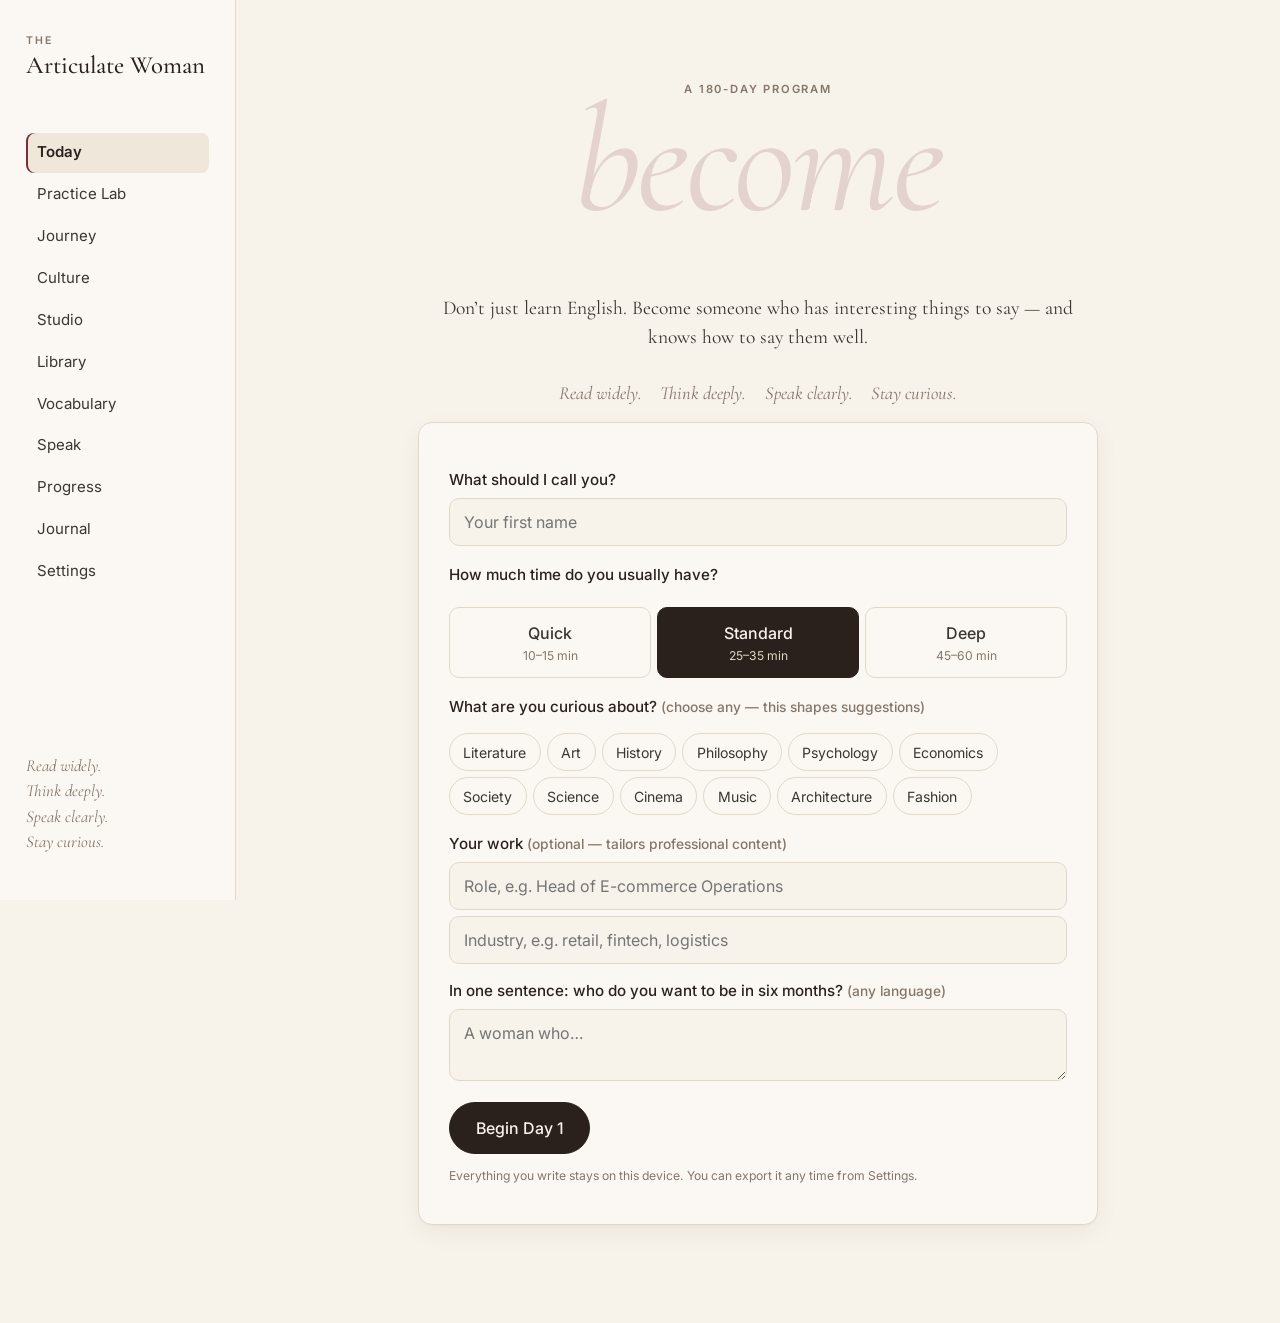
<file: index.html>
<!doctype html>
<html lang="en">
<head>
<meta charset="utf-8">
<meta name="viewport" content="width=device-width, initial-scale=1, viewport-fit=cover">
<title>The Articulate Woman</title>
<meta name="description" content="A 180-day program to become well read, well spoken and articulate in English.">
<meta name="theme-color" content="#F7F2EA" media="(prefers-color-scheme: light)">
<meta name="theme-color" content="#1C1714" media="(prefers-color-scheme: dark)">
<meta name="apple-mobile-web-app-capable" content="yes">
<meta name="mobile-web-app-capable" content="yes">
<meta name="apple-mobile-web-app-status-bar-style" content="default">
<meta name="apple-mobile-web-app-title" content="Articulate">
<link rel="manifest" href="manifest.webmanifest">
<link rel="icon" href="icons/icon.svg" type="image/svg+xml">
<link rel="apple-touch-icon" href="icons/apple-touch-icon.png">
<link rel="preconnect" href="https://fonts.googleapis.com">
<link rel="preconnect" href="https://fonts.gstatic.com" crossorigin>
<link href="https://fonts.googleapis.com/css2?family=Cormorant+Garamond:ital,wght@0,400;0,500;0,600;1,400;1,500&family=Inter:wght@400;500;600&display=swap" rel="stylesheet">
<link rel="stylesheet" href="css/styles.css">
</head>
<body>
<a class="skip" href="#main">Skip to content</a>
<div id="offline" class="offline" hidden>You’re offline — everything except mentor features still works.</div>

<aside class="sidebar" aria-label="Main navigation">
  <a class="brand" href="#/"><span class="brand-small">The</span> Articulate Woman</a>
  <nav>
    <a data-nav="home" href="#/">Today</a>
    <a data-nav="play" href="#/play">Practice Lab</a>
    <a data-nav="journey" href="#/journey">Journey</a>
    <a data-nav="culture" href="#/culture">Culture</a>
    <a data-nav="studio" href="#/studio">Studio</a>
    <a data-nav="library" href="#/library">Library</a>
    <a data-nav="words" href="#/words">Vocabulary</a>
    <a data-nav="speak" href="#/speak">Speak</a>
    <a data-nav="progress" href="#/progress">Progress</a>
    <a data-nav="journal" href="#/journal">Journal</a>
    <a data-nav="settings" href="#/settings">Settings</a>
  </nav>
  <p class="side-motto">Read widely.<br>Think deeply.<br>Speak clearly.<br>Stay curious.</p>
</aside>

<main id="main" tabindex="-1"></main>

<nav class="tabbar" aria-label="Main navigation">
  <a data-nav="home" href="#/"><span aria-hidden="true">◐</span>Today</a>
  <a data-nav="play" href="#/play"><span aria-hidden="true">✦</span>Lab</a>
  <a data-nav="speak" href="#/speak"><span aria-hidden="true">◉</span>Speak</a>
  <a data-nav="words" href="#/words"><span aria-hidden="true">Aa</span>Words</a>
  <button type="button" data-more aria-controls="more-sheet"><span aria-hidden="true">≡</span>More</button>
</nav>
<div id="more-sheet" class="more-sheet" hidden>
  <a data-nav="journey" href="#/journey">Journey</a>
  <a data-nav="studio" href="#/studio">Studio</a>
  <a data-nav="culture" href="#/culture">Culture</a>
  <a data-nav="library" href="#/library">Library</a>
  <a data-nav="progress" href="#/progress">Progress</a>
  <a data-nav="journal" href="#/journal">Journal</a>
  <a data-nav="settings" href="#/settings">Settings</a>
</div>
<div id="toast" class="toast" role="status" aria-live="polite"></div>
<div id="selbar" class="selbar" hidden role="dialog" aria-label="Save selected word">
  <div class="sel-top"><b class="sel-word serif"></b><button class="link small" data-act="sel-close" aria-label="Close">✕</button></div>
  <input placeholder="Meaning (optional)" aria-label="Meaning">
  <div class="row wrap"><button class="btn small" data-act="sel-hear">🔊 Hear</button><button class="btn small primary" data-act="sel-save">+ Save to My Words</button><button class="btn small ghost" data-act="sel-claude">Ask Claude ✦</button></div>
</div>
<div id="shadowbar" class="shadowbar" hidden aria-live="polite">
  <div class="row between"><span class="sb-state">Listen…</span><span class="sb-count small"></span><button class="link small" data-act="stop-audio">Stop</button></div>
  <div class="sb-track"><i class="sb-fill"></i></div>
</div>
<div id="celebrate" class="celebrate" hidden aria-live="polite">
  <div class="cel-card"><svg viewBox="0 0 120 120" class="cel-svg" aria-hidden="true"><circle cx="60" cy="60" r="52" class="cel-circle"/><path d="M38 62 L53 77 L84 45" class="cel-check"/></svg>
  <p class="cel-title serif"></p><p class="cel-sub small"></p></div>
</div>

<script src="js/data/curriculum.js"></script>
<script src="js/data/lessons-a.js"></script>
<script src="js/data/lessons-b.js"></script>
<script src="js/data/lessons-c.js"></script>
<script src="js/data/lessons-d.js"></script>
<script src="js/data/lessons-e.js"></script>
<script src="js/data/lessons-f.js"></script>
<script src="js/data/lessons-g.js"></script>
<script src="js/data/lessons-h.js"></script>
<script src="js/data/passport.js"></script>
<script src="js/data/passport-b.js"></script>
<script src="js/data/library.js"></script>
<script src="js/data/extras.js"></script>
<script src="js/data/track-brain.js"></script>
<script src="js/data/track-voice-a.js"></script>
<script src="js/data/track-voice-b.js"></script>
<script src="js/data/track-calm.js"></script>
<script src="js/data/extras-pro.js"></script>
<script src="js/data/es-a.js"></script>
<script src="js/data/es-b.js"></script>
<script src="js/data/es-c.js"></script>
<script src="js/data/es-d.js"></script>
<script src="js/data/es-e.js"></script>
<script src="js/data/es-f.js"></script>
<script src="js/data/es-g.js"></script>
<script src="js/data/es-h.js"></script>
<script src="js/data/es-brain.js"></script>
<script src="js/data/es-voice-a.js"></script>
<script src="js/data/es-voice-b.js"></script>
<script src="js/data/es-calm.js"></script>
<script src="js/data/es-cards.js"></script>
<script src="js/data/es-cards2.js"></script>
<script src="js/data/lab-sim.js"></script>
<script src="js/data/lab-drills.js"></script>
<script src="js/store.js"></script>
<script src="js/analysis.js"></script>
<script src="js/ai.js"></script>
<script src="js/lessons.js"></script>
<script src="js/enhance.js"></script>
<script src="js/lab.js"></script>
<script src="js/player.js"></script>
<script src="js/views.js"></script>
<script src="js/app.js"></script>
</body>
</html>
</file>
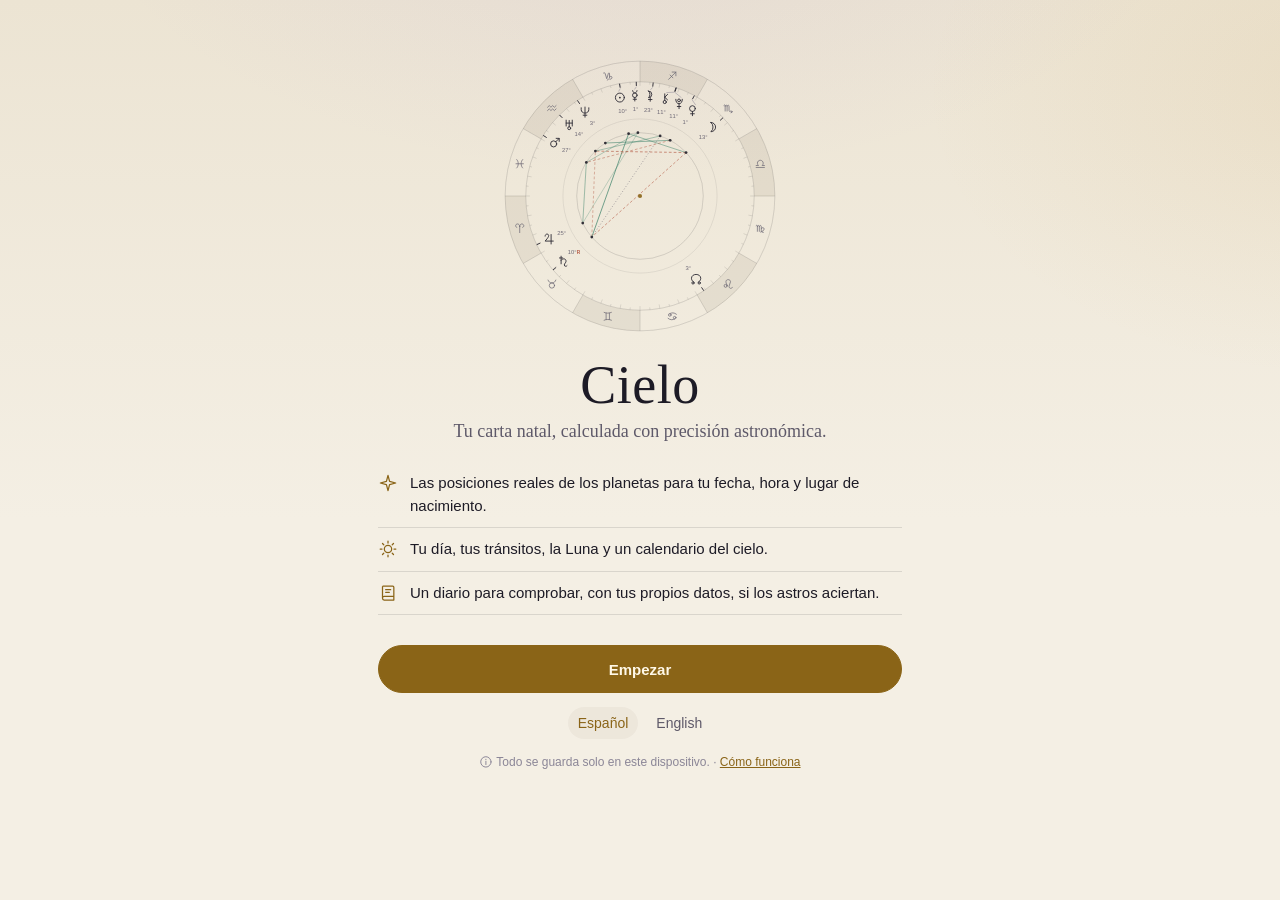
<file: stars/index.html>
<!doctype html>
<html lang="es">
<head>
<meta charset="utf-8">
<meta name="viewport" content="width=device-width, initial-scale=1, viewport-fit=cover">
<title>Cielo</title>
<meta name="description" content="Tu carta natal calculada con precisión astronómica: tránsitos diarios, la Luna, un calendario del cielo y un experimento con tus propios datos.">
<meta name="theme-color" content="#0A0C16">
<meta name="apple-mobile-web-app-capable" content="yes">
<meta name="mobile-web-app-capable" content="yes">
<meta name="apple-mobile-web-app-status-bar-style" content="black-translucent">
<meta name="apple-mobile-web-app-title" content="Cielo">
<link rel="manifest" href="manifest.webmanifest">
<link rel="icon" href="icons/icon.svg" type="image/svg+xml">
<link rel="apple-touch-icon" href="icons/apple-touch-icon.png">
<link rel="stylesheet" href="css/cielo.css">
</head>
<body class="no-tabs">
<main id="main"></main>
<nav class="tabbar" aria-label="Cielo">
  <a data-tab="today" href="#/today"><svg class="gl" aria-hidden="true"><use href="#g-today"/></svg><span>Hoy</span></a>
  <a data-tab="chart" href="#/chart"><svg class="gl" aria-hidden="true"><use href="#g-wheel"/></svg><span>Carta</span></a>
  <a data-tab="ask" href="#/ask"><svg class="gl" aria-hidden="true"><use href="#g-ask"/></svg><span>Preguntas</span></a>
  <a data-tab="people" href="#/people"><svg class="gl" aria-hidden="true"><use href="#g-people"/></svg><span>Personas</span></a>
  <a data-tab="calendar" href="#/calendar"><svg class="gl" aria-hidden="true"><use href="#g-calendar"/></svg><span>Calendario</span></a>
  <a data-tab="journal" href="#/journal"><svg class="gl" aria-hidden="true"><use href="#g-journal"/></svg><span>Diario</span></a>
</nav>
<div id="toast" role="status" aria-live="polite"></div>
<script src="js/vendor/astronomy.browser.min.js"></script>
<script src="js/chiron-data.js"></script>
<script src="js/astro.js"></script>
<script src="js/glyphs.js"></script>
<script src="js/places-data.js"></script>
<script src="js/places.js"></script>
<script src="js/i18n.js"></script>
<script src="js/texts-es.js"></script>
<script src="js/texts-en.js"></script>
<script src="js/texts2-es.js"></script>
<script src="js/texts2-en.js"></script>
<script src="js/texts3-es.js"></script>
<script src="js/texts3-en.js"></script>
<script src="js/reading.js"></script>
<script src="js/deep.js"></script>
<script src="js/love.js"></script>
<script src="js/wheel.js"></script>
<script src="js/app.js"></script>
</body>
</html>
</file>
<file: css/styles.css>
/* The Articulate Woman — editorial, quiet, warm. */
:root {
  --bg: #F7F2EA; --paper: #FBF8F3; --cream: #EFE7DA; --beige: #E2D6C4; --line: #E3D8C8;
  --ink: #2B211C; --text: #3A3633; --muted: #85766A; --taupe: #8C7B6E;
  --accent: #7A2E3A; --accent-soft: #F1E2E2; --rose: #C9A3A0; --sage: #7F8F77; --sage-soft: #E6EAE1; --warn: #A0522D;
  --serif: "Cormorant Garamond", "Iowan Old Style", "Palatino Linotype", Georgia, serif;
  --sans: "Inter", -apple-system, BlinkMacSystemFont, "Segoe UI", system-ui, sans-serif;
  --radius: 14px; --shadow: 0 1px 2px rgba(43, 33, 28, .04), 0 8px 24px rgba(43, 33, 28, .05);
  --fs: 16px; --safe-b: env(safe-area-inset-bottom, 0px);
  color-scheme: light;
}
@media (prefers-color-scheme: dark) {
  :root:not([data-theme="light"]) {
    --bg: #1C1714; --paper: #241E1A; --cream: #2C2520; --beige: #3A312A; --line: #3A322C;
    --ink: #F1E9DD; --text: #E3D9CC; --muted: #A99A8C; --taupe: #A99A8C;
    --accent: #D49AA4; --accent-soft: #3A2529; --rose: #C9A3A0; --sage: #A5B59C; --sage-soft: #2A3027; --warn: #E0A07A;
    --shadow: 0 1px 2px rgba(0, 0, 0, .3), 0 8px 24px rgba(0, 0, 0, .25); color-scheme: dark;
  }
}
:root[data-theme="dark"] {
  --bg: #1C1714; --paper: #241E1A; --cream: #2C2520; --beige: #3A312A; --line: #3A322C;
  --ink: #F1E9DD; --text: #E3D9CC; --muted: #A99A8C; --taupe: #A99A8C;
  --accent: #D49AA4; --accent-soft: #3A2529; --rose: #C9A3A0; --sage: #A5B59C; --sage-soft: #2A3027; --warn: #E0A07A;
  --shadow: 0 1px 2px rgba(0, 0, 0, .3), 0 8px 24px rgba(0, 0, 0, .25); color-scheme: dark;
}
:root[data-size="s"] { --fs: 15px; }
:root[data-size="l"] { --fs: 18px; }

* { box-sizing: border-box; }
html { -webkit-text-size-adjust: 100%; }
body { margin: 0; background: var(--bg); color: var(--text); font: 400 var(--fs)/1.65 var(--sans); -webkit-font-smoothing: antialiased; }
a { color: var(--accent); text-decoration-thickness: 1px; text-underline-offset: 3px; }
h1, h2, h3, h4 { color: var(--ink); line-height: 1.15; margin: 1.2em 0 .45em; }
h1 { font: 500 clamp(2.1rem, 6vw, 3.1rem)/1.05 var(--serif); letter-spacing: -.01em; margin-top: .2em; }
h2 { font: 500 1.75rem/1.15 var(--serif); }
h3 { font: 600 1.05rem/1.3 var(--sans); }
h4 { font: 600 .74rem/1.3 var(--sans); text-transform: uppercase; letter-spacing: .14em; color: var(--muted); margin-top: 1.6em; }
p { margin: .6em 0; }
.serif { font-family: var(--serif); }
h3.serif, h2.serif { font-family: var(--serif); font-weight: 500; font-size: 1.55rem; text-transform: none; letter-spacing: 0; color: var(--ink); }
.big { font-size: 1.35rem; line-height: 1.35; }
.serif.big { font-size: 1.6rem; color: var(--ink); }
.small { font-size: .86rem; } .fine { font-size: .76rem; color: var(--muted); margin-top: 1em; }
.muted { color: var(--muted); }
.kicker { font: 600 .7rem/1.4 var(--sans); text-transform: uppercase; letter-spacing: .16em; color: var(--muted); margin: 0 0 .3em; }
.lede { font: 400 1.22rem/1.5 var(--serif); color: var(--text); }
.center { text-align: center; } .row.center { justify-content: center; }
blockquote { margin: 1.2em 0; padding: .2em 0 .2em 1.1em; border-left: 2px solid var(--rose); font: italic 400 1.3rem/1.45 var(--serif); color: var(--ink); }
:focus-visible { outline: 2px solid var(--accent); outline-offset: 2px; border-radius: 4px; }
h1[tabindex="-1"]:focus { outline: none; }
[hidden] { display: none !important; }
.skip { position: absolute; left: -999px; top: 0; background: var(--ink); color: var(--bg); padding: .6em 1em; z-index: 100; }
.skip:focus { left: 1em; }

/* ── Layout ── */
main { max-width: 760px; margin: 0 auto; padding: max(18px, env(safe-area-inset-top)) 18px calc(96px + var(--safe-b)); outline: none; }
.sidebar { display: none; }
@media (min-width: 960px) {
  .sidebar { display: flex; flex-direction: column; position: fixed; inset: 0 auto 0 0; width: 236px; padding: 36px 26px; border-right: 1px solid var(--line); background: var(--paper); }
  .brand { font: 500 1.55rem/1.05 var(--serif); color: var(--ink); text-decoration: none; margin-bottom: 2.2em; }
  .brand-small { display: block; font: 600 .66rem/1 var(--sans); letter-spacing: .2em; text-transform: uppercase; color: var(--muted); margin-bottom: .55em; }
  .sidebar nav { display: flex; flex-direction: column; gap: 2px; }
  .sidebar nav a { color: var(--text); text-decoration: none; padding: .5em .7em; border-radius: 8px; font-size: .94rem; }
  .sidebar nav a:hover { background: var(--cream); }
  .sidebar nav a.on { background: var(--cream); color: var(--ink); font-weight: 600; box-shadow: inset 2px 0 0 var(--accent); }
  .side-motto { margin-top: auto; font: italic 1.05rem/1.5 var(--serif); color: var(--muted); }
  main { margin-left: max(236px, calc(50vw - 380px + 118px)); padding: 48px 40px 80px; }
  .tabbar, .more-sheet { display: none !important; }
}
.tabbar { position: fixed; left: 0; right: 0; bottom: 0; display: flex; background: color-mix(in srgb, var(--paper) 94%, transparent); backdrop-filter: blur(12px); -webkit-backdrop-filter: blur(12px); border-top: 1px solid var(--line); padding-bottom: var(--safe-b); z-index: 20; }
.tabbar a, .tabbar button { flex: 1; display: flex; flex-direction: column; align-items: center; gap: 2px; padding: 9px 0 8px; font: 500 .68rem/1 var(--sans); letter-spacing: .04em; color: var(--muted); text-decoration: none; background: none; border: 0; cursor: pointer; min-height: 52px; }
.tabbar span { font-size: 1.1rem; line-height: 1.1; font-family: var(--serif); }
.tabbar .on { color: var(--accent); }
.more-sheet { position: fixed; right: 12px; bottom: calc(66px + var(--safe-b)); background: var(--paper); border: 1px solid var(--line); border-radius: var(--radius); box-shadow: var(--shadow); display: flex; flex-direction: column; min-width: 190px; padding: 6px; z-index: 30; }
.more-sheet a { padding: .75em 1em; color: var(--text); text-decoration: none; border-radius: 8px; }
.more-sheet a.on, .more-sheet a:hover { background: var(--cream); color: var(--ink); }
.offline { position: sticky; top: 0; z-index: 40; background: var(--ink); color: var(--bg); text-align: center; font-size: .8rem; padding: .45em 1em; }
.toast { position: fixed; left: 50%; bottom: calc(80px + var(--safe-b)); transform: translate(-50%, 20px); background: var(--ink); color: var(--bg); padding: .7em 1.2em; border-radius: 999px; font-size: .88rem; opacity: 0; pointer-events: none; transition: .25s; z-index: 50; max-width: calc(100% - 32px); text-align: center; }
.toast.show { opacity: 1; transform: translate(-50%, 0); }

/* ── Building blocks ── */
.card { background: var(--paper); border: 1px solid var(--line); border-radius: var(--radius); padding: clamp(18px, 4vw, 30px); margin: 18px 0; box-shadow: var(--shadow); }
.card-soft { background: var(--cream); border-radius: var(--radius); padding: 18px; margin: 16px 0; }
.page-head { margin-bottom: 1em; }
.btn { display: inline-flex; align-items: center; justify-content: center; gap: .4em; min-height: 44px; padding: .55em 1.15em; border-radius: 999px; border: 1px solid var(--beige); background: var(--paper); color: var(--ink); font: 500 .9rem/1.2 var(--sans); text-decoration: none; cursor: pointer; transition: background .15s, border-color .15s; }
.btn:hover { border-color: var(--taupe); }
.btn.primary { background: var(--ink); color: var(--bg); border-color: var(--ink); }
.btn.primary:hover { opacity: .92; }
.btn.ghost { background: transparent; }
.btn.small { min-height: 36px; padding: .35em .95em; font-size: .82rem; }
.btn.big { min-height: 52px; padding: .7em 1.6em; font-size: 1rem; }
.btn.on { background: var(--sage-soft); border-color: var(--sage); }
.btn.danger { color: var(--warn); }
.btn:disabled { opacity: .6; cursor: wait; }
.link { background: none; border: 0; padding: 0; color: var(--accent); text-decoration: underline; text-underline-offset: 3px; cursor: pointer; font: inherit; }
.pill { min-height: 38px; padding: .35em .95em; border-radius: 999px; border: 1px solid var(--beige); background: transparent; color: var(--text); font: 500 .82rem/1.2 var(--sans); cursor: pointer; }
.pill.on { background: var(--ink); color: var(--bg); border-color: var(--ink); }
.chip { display: inline-block; padding: .18em .7em; margin: .12em 0; border-radius: 999px; background: var(--cream); color: var(--text); font-size: .8rem; text-decoration: none; border: 1px solid transparent; }
a.chip:hover { border-color: var(--beige); }
.chip.on { background: var(--ink); color: var(--bg); }
.chip.ok { background: var(--sage-soft); }
.chips { display: flex; flex-wrap: wrap; gap: 6px; }
.filter { margin: 12px 0 18px; }
.row { display: flex; align-items: center; gap: 10px; margin: 12px 0; }
.row.wrap { flex-wrap: wrap; }
.back { display: inline-block; font-size: .86rem; color: var(--muted); text-decoration: none; margin-bottom: .6em; }
.note { background: var(--accent-soft); border-radius: 10px; padding: .7em 1em; font-size: .92rem; }
.constraint { background: var(--sage-soft); border-radius: 10px; padding: .6em 1em; font-size: .9rem; }
.lab { font: 600 .68rem/1.4 var(--sans); text-transform: uppercase; letter-spacing: .13em; color: var(--muted); margin-right: .5em; }
.tabs { display: flex; gap: 4px; border-bottom: 1px solid var(--line); margin: 6px 0 18px; overflow-x: auto; scrollbar-width: none; }
.tabs a { padding: .65em .9em; color: var(--muted); text-decoration: none; font-size: .9rem; white-space: nowrap; border-bottom: 2px solid transparent; margin-bottom: -1px; }
.tabs a.on { color: var(--ink); border-color: var(--accent); font-weight: 600; }
.legend { display: flex; flex-wrap: wrap; gap: 14px; color: var(--muted); }

/* Forms */
input, textarea, select { width: 100%; font: 400 1rem/1.5 var(--sans); color: var(--ink); background: var(--bg); border: 1px solid var(--line); border-radius: 10px; padding: .7em .85em; margin-top: .35em; }
textarea { resize: vertical; font-family: var(--sans); }
input:focus, textarea:focus, select:focus { outline: none; border-color: var(--taupe); box-shadow: 0 0 0 3px var(--accent-soft); }
.lbl { display: block; font-weight: 500; color: var(--ink); margin: 14px 0; font-size: .95rem; }
.form fieldset { border: 0; padding: 0; margin: 16px 0; }
.form legend { padding: 0; }
.seg { display: flex; gap: 6px; flex-wrap: wrap; margin-top: .4em; }
.seg label { flex: 1; min-width: 90px; }
.seg input { position: absolute; opacity: 0; width: 1px; }
.seg span { display: block; text-align: center; padding: .7em .5em; border: 1px solid var(--line); border-radius: 10px; cursor: pointer; font-weight: 500; }
.seg small { display: block; font-weight: 400; color: var(--muted); font-size: .76rem; }
.seg input:checked + span { background: var(--ink); color: var(--bg); border-color: var(--ink); }
.seg input:checked + span small { color: var(--beige); }
.seg input:focus-visible + span { outline: 2px solid var(--accent); }
.chip-check input { position: absolute; opacity: 0; width: 1px; }
.chip-check span { display: inline-block; padding: .45em .95em; border: 1px solid var(--line); border-radius: 999px; cursor: pointer; font-size: .88rem; }
.chip-check input:checked + span { background: var(--ink); color: var(--bg); border-color: var(--ink); }
.chip-check input:focus-visible + span { outline: 2px solid var(--accent); }
.inline-form { display: grid; gap: 8px; grid-template-columns: 1fr; }
.inline-form input { margin: 0; }
@media (min-width: 640px) { .inline-form { grid-template-columns: 1fr 1.4fr; } .inline-form .btn { grid-column: 1 / -1; justify-self: start; } }

/* Meters */
.meter { margin: 12px 0; }
.meter-head { display: flex; justify-content: space-between; font-size: .88rem; color: var(--ink); }
.meter-val { color: var(--muted); font-variant-numeric: tabular-nums; }
.meter-track { height: 6px; background: var(--cream); border-radius: 999px; overflow: hidden; margin-top: 5px; }
.meter-track i { display: block; height: 100%; background: var(--taupe); border-radius: 999px; transition: width .5s ease; }
.meter-note { font-size: .74rem; color: var(--muted); margin: .25em 0 0; }
.grid2 { display: grid; gap: 0 22px; grid-template-columns: 1fr; }
@media (min-width: 600px) { .grid2 { grid-template-columns: 1fr 1fr; } }
.stats { display: grid; grid-template-columns: repeat(auto-fit, minmax(110px, 1fr)); gap: 10px; margin: 12px 0; }
.stats div { background: var(--cream); border-radius: 12px; padding: 12px; }
.stats b { display: block; font: 500 1.7rem/1.1 var(--serif); color: var(--ink); }
.stats span { font-size: .74rem; color: var(--muted); }

/* ── Onboarding ── */
.onboard .hero { position: relative; text-align: center; padding: 34px 0 10px; }
.hero-word { font: italic 400 clamp(5rem, 22vw, 9.5rem)/0.8 var(--serif); color: var(--accent); opacity: .16; margin: 0; letter-spacing: -.02em; user-select: none; }
.hero-title { margin-top: -.55em; font-size: clamp(2.4rem, 8vw, 3.6rem); }
.manifesto { display: flex; justify-content: center; flex-wrap: wrap; gap: .3em 1em; font: italic 1.15rem var(--serif); color: var(--muted); margin: 8px 0 10px; }

/* ── Home ── */
.masthead { padding: 6px 0 4px; }
.wordmark { font-size: clamp(2.3rem, 9vw, 3.4rem); margin: .05em 0 .35em; }
.dayline { display: flex; justify-content: space-between; align-items: baseline; flex-wrap: wrap; gap: 6px; font-size: .88rem; }
.day-num { font: 500 1.35rem var(--serif); color: var(--ink); }
.progress-line { height: 3px; background: var(--cream); border-radius: 3px; margin-top: 8px; overflow: hidden; }
.progress-line i { display: block; height: 100%; background: var(--accent); }
.welcome-back { border-left: 2px solid var(--rose); padding: .3em 0 .3em 1em; margin: 20px 0 0; }
.welcome-back .serif { font-size: 1.4rem; color: var(--ink); margin: 0; }
.today { margin-top: 22px; }
.today-title { font: 500 clamp(1.9rem, 6vw, 2.5rem)/1.08 var(--serif); margin: .15em 0 .2em; }
.today .why { font: 400 1.12rem/1.5 var(--serif); color: var(--text); }
.mode-row { display: flex; gap: 6px; flex-wrap: wrap; margin-top: 14px; }
.actions4 { display: grid; grid-template-columns: repeat(4, 1fr); gap: 8px; margin-top: 14px; }
.act { display: flex; flex-direction: column; padding: 14px 10px; border-radius: 12px; border: 1px solid var(--line); background: var(--bg); text-decoration: none; text-align: center; transition: border-color .15s, transform .15s; }
.act:hover { border-color: var(--taupe); transform: translateY(-1px); }
.act b { font: 600 .74rem/1.2 var(--sans); letter-spacing: .14em; text-transform: uppercase; color: var(--ink); }
.act span { font-size: .74rem; color: var(--muted); margin-top: 4px; }
.act:first-child { background: var(--ink); border-color: var(--ink); }
.act:first-child b, .act:first-child span { color: var(--bg); }
@media (max-width: 380px) { .actions4 { grid-template-columns: repeat(2, 1fr); } }
.block { margin: 34px 0; }
.section-title { font: 600 .72rem/1.3 var(--sans); letter-spacing: .16em; text-transform: uppercase; color: var(--muted); border-bottom: 1px solid var(--line); padding-bottom: .7em; margin-bottom: .8em; }
.sug { display: grid; gap: 10px; }
.sug-item { display: block; padding: 14px 16px; background: var(--paper); border: 1px solid var(--line); border-radius: 12px; text-decoration: none; color: var(--text); margin: 10px 0; }
.sug-item b { display: block; font: 500 1.2rem/1.25 var(--serif); color: var(--ink); margin: .1em 0; }
.sug-item:hover { border-color: var(--taupe); }
.tool-grid { display: grid; grid-template-columns: repeat(2, 1fr); gap: 10px; margin: 12px 0 22px; }
.tool { display: flex; flex-direction: column; padding: 16px; border-radius: 12px; background: var(--cream); text-decoration: none; min-height: 92px; }
.tool b { font: 500 1.2rem/1.2 var(--serif); color: var(--ink); }
.tool span { font-size: .78rem; color: var(--muted); margin-top: 4px; }
.philosophy { text-align: center; padding: 34px 10px; margin: 30px 0 10px; border-top: 1px solid var(--line); border-bottom: 1px solid var(--line); }
.philosophy p { font: 500 clamp(1.3rem, 5vw, 1.7rem)/1.25 var(--serif); letter-spacing: .14em; text-transform: uppercase; color: var(--ink); margin: .15em 0; }
.philosophy .phil-small { font: italic 400 1.1rem/1.5 var(--serif); letter-spacing: 0; text-transform: none; color: var(--muted); max-width: 30em; margin: 1.2em auto 0; }
.small-phil p { font-size: 1.1rem; }
.mentor-line, .mentor { font: italic 1.15rem/1.4 var(--serif); color: var(--muted); text-align: center; margin: 1.4em 0; }

/* ── Lesson ── */
.lesson-head h1 { margin-bottom: .2em; }
.sec-nav { display: flex; gap: 6px; overflow-x: auto; padding: 4px 0 10px; margin: 10px -18px 0; padding-left: 18px; padding-right: 18px; scrollbar-width: none; position: sticky; top: 0; background: var(--bg); z-index: 5; }
.sec-nav::-webkit-scrollbar, .tabs::-webkit-scrollbar { display: none; }
.sec-nav a { flex: none; padding: .4em .85em; border-radius: 999px; border: 1px solid var(--line); color: var(--muted); text-decoration: none; font-size: .8rem; white-space: nowrap; }
.sec-nav a.done { color: var(--text); background: var(--sage-soft); border-color: transparent; }
.sec-nav a.on { background: var(--ink); color: var(--bg); border-color: var(--ink); }
.sec-label { font: 600 .7rem/1.3 var(--sans); letter-spacing: .18em; text-transform: uppercase; color: var(--accent); margin: 0 0 .8em; }
.sec p { font-size: 1.02rem; }
.why-box { background: var(--cream); border-radius: 10px; padding: .85em 1.05em; font-size: .97rem; }
.phrases { list-style: none; padding: 0; margin: 0; }
.phrases li { padding: 12px 0; border-bottom: 1px solid var(--line); }
.phrases li:last-child { border-bottom: 0; }
.ph-top { display: flex; align-items: center; gap: 8px; }
.ph-top b { font-size: 1.32rem; font-weight: 500; color: var(--ink); }
.tone { font: 600 .66rem/1 var(--sans); letter-spacing: .14em; text-transform: uppercase; color: var(--sage); }
.tts { background: none; border: 0; cursor: pointer; font-size: .95rem; opacity: .55; padding: 4px 6px; min-width: 32px; min-height: 32px; vertical-align: middle; }
.tts:hover { opacity: 1; }
.lesson-foot { display: flex; justify-content: space-between; gap: 10px; margin-top: 10px; }
.lesson-foot .btn.primary { flex: 1; max-width: 360px; margin-left: auto; }
.vocab { border-top: 1px solid var(--line); padding: 20px 0 8px; }
.vocab:first-of-type { border-top: 0; }
.v-head { display: flex; align-items: baseline; flex-wrap: wrap; gap: 4px 10px; }
.v-head h3 { font: 500 2rem/1 var(--serif); margin: 0; }
.pron { color: var(--muted); font-size: .86rem; letter-spacing: .03em; }
.pos { font: italic .9rem var(--serif); color: var(--muted); }
.def { font: 400 1.18rem/1.45 var(--serif); color: var(--ink); }
.example { font: italic 1.12rem/1.45 var(--serif); color: var(--ink); }
.convo { background: var(--cream); border-radius: 10px; padding: .7em 1em; margin: .7em 0; }
.convo p { margin: .3em 0 0; font-size: .95rem; }
.ladder { margin: 14px 0; }
.rung { border-left: 2px solid var(--beige); padding: .5em 0 .5em 1.1em; margin: 0 0 8px; position: relative; }
.rung.basic { border-color: var(--muted); }
.rung:not(.basic):last-of-type { border-color: var(--accent); }
.rung p.serif { font-size: 1.3rem; color: var(--ink); margin: .15em 0; }
.reveal { animation: rise .35s ease; }
@keyframes rise { from { opacity: 0; transform: translateY(6px); } to { opacity: 1; transform: none; } }
.exercise li, .recall li { margin: 0 0 18px; }
.q { font-weight: 500; color: var(--ink); }
details summary { cursor: pointer; color: var(--accent); font-size: .88rem; margin-top: .4em; list-style-position: inside; }
.model { background: var(--sage-soft); border-radius: 8px; padding: .55em .85em; font: italic 1.08rem/1.45 var(--serif); color: var(--ink); }
.angles li { margin: .3em 0; }
.structure { font-size: .9rem; color: var(--text); padding-left: 1.3em; }
.structure li { margin: .15em 0; }
.milestone-box { text-align: center; border: 1px solid var(--rose); border-radius: var(--radius); padding: 22px; margin: 24px 0; }
.ref .serif.big { font-size: 1.45rem; }

/* Speaking */
.speak { margin: 18px 0; }
.speak-prompt { font: 500 1.45rem/1.3 var(--serif); color: var(--ink); margin-top: 0; }
.speak-stage { background: var(--paper); border-radius: 12px; padding: 14px; margin: 12px 0; border: 1px solid var(--line); }
.timer { font: 500 2rem var(--serif); color: var(--ink); font-variant-numeric: tabular-nums; }
.timer .muted { font-size: 1.1rem; }
.timer-track { height: 4px; background: var(--cream); border-radius: 4px; overflow: hidden; margin: 6px 0 4px; }
.timer-track i { display: block; height: 100%; width: 0; background: var(--sage); transition: width .25s linear; }
.speak.over .timer-track i { background: var(--accent); }
.playback { width: 100%; margin: 8px 0; }
.confidence { display: flex; align-items: center; gap: 6px; flex-wrap: wrap; margin: 10px 0; }
.confidence .pill { min-width: 40px; }
.analysis, .ai-fb { border-top: 1px solid var(--line); margin-top: 16px; padding-top: 10px; }
.tips { padding-left: 1.2em; } .tips li { margin: .35em 0; }
.corr li { margin: .5em 0; } .corr s { color: var(--muted); }
.transcript-view { font: italic 1.05rem/1.55 var(--serif); color: var(--ink); white-space: pre-wrap; }
.ok { color: var(--sage); } .warn { color: var(--warn); }

/* ── Journey ── */
.month { margin: 34px 0; }
.month-head h2 { margin: .1em 0 .1em; }
.cal { display: grid; grid-template-columns: repeat(auto-fill, minmax(104px, 1fr)); gap: 8px; margin-top: 14px; }
.cal-day { display: flex; flex-direction: column; gap: 3px; padding: 9px 10px; border-radius: 10px; border: 1px solid var(--line); background: var(--paper); text-decoration: none; color: var(--text); min-height: 96px; transition: border-color .15s; }
.cal-day:hover { border-color: var(--taupe); }
.cd-top { display: flex; justify-content: space-between; align-items: center; }
.cd-n { font: 500 1.25rem var(--serif); color: var(--ink); }
.cd-m { font-size: .85rem; color: var(--muted); }
.cd-t { font-size: .74rem; line-height: 1.25; color: var(--ink); display: -webkit-box; -webkit-line-clamp: 3; -webkit-box-orient: vertical; overflow: hidden; }
.cd-c { font-size: .64rem; letter-spacing: .06em; text-transform: uppercase; color: var(--muted); margin-top: auto; }
.cal-day.done { background: var(--sage-soft); border-color: transparent; }
.cal-day.done .cd-m { color: var(--sage); }
.cal-day.cur { border: 1.5px solid var(--accent); }
.cal-day.cur .cd-m { color: var(--accent); }
.cal-day.mile { border-style: double; border-width: 3px; border-color: var(--rose); }
.cal-day.rev { background: var(--cream); }

/* ── Culture ── */
.pass-grid { display: grid; grid-template-columns: repeat(auto-fill, minmax(160px, 1fr)); gap: 10px; }
.pass { display: flex; flex-direction: column; gap: 4px; padding: 14px; min-height: 150px; border-radius: 12px; border: 1px dashed var(--beige); text-decoration: none; color: var(--muted); background: transparent; }
.pass b { font-size: 1.18rem; font-weight: 500; line-height: 1.2; color: var(--muted); }
.pass.has { border: 1px solid var(--line); background: var(--paper); box-shadow: var(--shadow); color: var(--text); }
.pass.has b { color: var(--ink); }
.pass-cat { font: 600 .62rem/1.3 var(--sans); letter-spacing: .12em; text-transform: uppercase; }
.pass-status { margin-top: auto; font-size: .74rem; }
.pass.has .pass-status { color: var(--sage); }
.pcard h2 { font-size: 2.2rem; margin-top: .1em; }
.pcard ol li { margin: .35em 0; }
.idea { font-size: 1.45rem; }
.talk { list-style: none; padding: 0; } .talk li { font: italic 1.12rem/1.45 var(--serif); color: var(--ink); margin: .5em 0; }
.map-wrap { padding: 8px; overflow-x: auto; -webkit-overflow-scrolling: touch; }
.imap { width: 100%; height: auto; display: block; }
.imap .edge { stroke: var(--beige); stroke-width: 1; }
.imap .edge.on { stroke: var(--accent); stroke-width: 1.4; }
.imap .hub { fill: var(--ink); }
.imap .hub-t { fill: var(--bg); font: italic 500 19px var(--serif); }
.imap .node { fill: var(--bg); stroke: var(--taupe); stroke-width: 1.5; }
.imap .node.on { fill: var(--accent); stroke: var(--accent); }
.imap .n-disc { fill: var(--muted); font: 600 9.5px var(--sans); letter-spacing: .12em; }
.imap .n-lab { fill: var(--ink); font: 500 15px var(--serif); }
.imap a:hover .n-lab { fill: var(--accent); }
.map-list { columns: 2; column-gap: 24px; font-size: .9rem; padding-left: 1.1em; }
@media (max-width: 520px) { .map-list { columns: 1; } .imap { min-width: 600px; } }

/* ── Library ── */
.shelf { display: grid; grid-template-columns: repeat(auto-fill, minmax(210px, 1fr)); gap: 10px; margin: 10px 0 24px; }
.book { display: flex; flex-direction: column; gap: 4px; padding: 16px; border-radius: 12px; background: var(--paper); border: 1px solid var(--line); text-decoration: none; color: var(--text); border-left: 3px solid var(--rose); }
.book b { font-size: 1.28rem; font-weight: 500; line-height: 1.2; color: var(--ink); }
.book .chip { align-self: flex-start; margin-top: 6px; }
.fio { display: grid; gap: 10px; grid-template-columns: 1fr; margin: 12px 0; }
@media (min-width: 640px) { .fio { grid-template-columns: repeat(3, 1fr); } }
.fio div { background: var(--cream); border-radius: 10px; padding: 10px 12px; font-size: .92rem; }
.fio p { margin: .3em 0 0; }

/* ── Words ── */
.word-table { border-top: 1px solid var(--line); margin-top: 14px; }
.wt-row { display: grid; grid-template-columns: 1fr; gap: 4px; padding: 12px 0; border-bottom: 1px solid var(--line); }
.wt-head { display: none; }
@media (min-width: 720px) {
  .wt-row { grid-template-columns: 1.1fr 2fr .8fr .5fr 1fr; gap: 12px; align-items: start; }
  .wt-head { display: grid; font: 600 .66rem/1.3 var(--sans); letter-spacing: .14em; text-transform: uppercase; color: var(--muted); }
}
.status { display: inline-block; font: 600 .64rem/1 var(--sans); letter-spacing: .1em; text-transform: uppercase; padding: .45em .7em; border-radius: 999px; background: var(--cream); color: var(--text); }
.status.learning { background: var(--accent-soft); }
.status.familiar { background: var(--beige); }
.status.mastered { background: var(--sage-soft); color: var(--ink); }
.status.needs-review { background: transparent; border: 1px solid var(--warn); color: var(--warn); }
.review-card h2 { font-size: 2.4rem; margin: .2em 0; }
.grade { display: grid; grid-template-columns: repeat(4, 1fr); gap: 8px; margin-top: 18px; }
.grade .btn { padding: .5em .4em; }

/* ── Speak ── */
.prompt-list { list-style: none; padding: 0; }
.prompt-list li { border-bottom: 1px solid var(--line); }
.prompt-list a { display: block; padding: .8em 0; font: 400 1.2rem/1.35 var(--serif); color: var(--ink); text-decoration: none; }
.prompt-list a:hover { color: var(--accent); }
.deck { display: grid; gap: 10px; grid-template-columns: repeat(auto-fill, minmax(240px, 1fr)); }
.qcard { background: var(--paper); border: 1px solid var(--line); border-radius: 14px; padding: 20px; min-height: 150px; display: flex; flex-direction: column; box-shadow: var(--shadow); }
.qcard p { font-size: 1.32rem; line-height: 1.3; color: var(--ink); flex: 1; }
.qcard .tts { align-self: flex-end; }
.attempt summary { list-style: none; display: flex; flex-direction: column; gap: 2px; color: var(--text); }
.attempt summary b { font: 500 1.2rem/1.3 var(--serif); color: var(--ink); }

/* ── Progress ── */
.big-stats { grid-template-columns: repeat(auto-fit, minmax(140px, 1fr)); }
.timeline { border-left: 1px solid var(--beige); margin: 20px 0 20px 8px; padding-left: 22px; }
.tl-item { position: relative; margin-bottom: 18px; }
.tl-item::before { content: ""; position: absolute; left: -28px; top: 6px; width: 11px; height: 11px; border-radius: 50%; background: var(--bg); border: 1.5px solid var(--taupe); }
.tl-item.has::before { background: var(--accent); border-color: var(--accent); }
.tl-day { font: 500 1.25rem var(--serif); color: var(--ink); }
.report-list { padding-left: 1.1em; } .report-list li { margin: .3em 0; }
.growth { display: flex; align-items: flex-end; gap: 10px; height: 150px; padding-top: 10px; }
.g-col { flex: 1; display: flex; flex-direction: column; align-items: center; justify-content: flex-end; height: 100%; gap: 4px; font-size: .74rem; color: var(--muted); }
.g-col i { width: 100%; max-width: 46px; background: var(--rose); border-radius: 6px 6px 2px 2px; min-height: 2px; }

/* ── Journal ── */
.entry { border-bottom: 1px solid var(--line); padding: 16px 0; }
.entry .serif { font-size: 1.2rem; color: var(--ink); margin: .2em 0; }
.jprompt { margin: .2em 0 .4em; }

@media (prefers-reduced-motion: reduce) { * { transition: none !important; animation: none !important; } }
@media (min-width: 521px) { .map-hint { display: none; } }

/* ── Studio ── */
.track h2 { margin-top: .1em; }
.track-list { list-style: none; padding: 0; margin: 0; }
.track-list li a { display: flex; gap: 12px; align-items: baseline; padding: .55em 0; border-bottom: 1px solid var(--line); color: var(--ink); text-decoration: none; }
.track-list li a:hover span:last-child { color: var(--accent); }
.tl-n { flex: none; width: 1.8em; font: 500 1.05rem var(--serif); color: var(--muted); }
.track-list li.done .tl-n { color: var(--sage); }
.inline-fieldset input, .form fieldset input { margin-bottom: 6px; }

/* ═════════ Enhancements: motion, session, listening, completion ═════════ */
/* page entrance */
main.enter > section > * { animation: fadeUp .5s cubic-bezier(.2,.7,.2,1) both; }
main.enter > section > *:nth-child(2) { animation-delay: .04s; }
main.enter > section > *:nth-child(3) { animation-delay: .08s; }
main.enter > section > *:nth-child(4) { animation-delay: .12s; }
main.enter > section > *:nth-child(5) { animation-delay: .16s; }
main.enter > section > *:nth-child(6) { animation-delay: .2s; }
main.enter > section > *:nth-child(n+7) { animation-delay: .24s; }
main.enter.from-right .sec { animation: slideIn .4s cubic-bezier(.2,.7,.2,1) both; }
main.enter.from-left .sec { animation: slideIn .4s cubic-bezier(.2,.7,.2,1) both reverse; animation-direction: normal; --dir: -1; }
@keyframes fadeUp { from { opacity: 0; transform: translateY(10px); } to { opacity: 1; transform: none; } }
@keyframes slideIn { from { opacity: 0; transform: translateX(calc(var(--dir, 1) * 28px)); } to { opacity: 1; transform: none; } }
@keyframes grow { from { width: 0; } }
.meter-track i, .progress-line i { animation: grow 1.1s cubic-bezier(.2,.7,.2,1) both; }
.btn, .pill, .act, .tool, .sug-item, .cal-day, .pass, .book, .session-hero { transition: transform .12s ease, background .15s, border-color .15s, box-shadow .2s; }
.btn:active, .pill:active, .act:active, .tool:active, .sug-item:active, .cal-day:active, .pass:active, .book:active, .session-hero:active { transform: scale(.97); }
@media (hover: hover) { .tool:hover, .sug-item:hover, .pass.has:hover, .book:hover { box-shadow: var(--shadow); transform: translateY(-2px); } }
details[open] > :not(summary) { animation: fadeUp .3s ease both; }
.lesson-tools { margin: 6px 0 0; gap: 12px; }
.row.between { justify-content: space-between; }
.row.between h3, .row.between h4 { margin: 0; }

/* backup banner */
.banner { display: flex; flex-direction: column; gap: 6px; border: 1px solid var(--rose); background: var(--accent-soft); border-radius: var(--radius); padding: 14px 16px; margin: 18px 0 0; }
.banner .small { margin: .2em 0 0; }

/* daily word & idea */
.daily-grid { display: grid; gap: 12px; grid-template-columns: 1fr; }
@media (min-width: 600px) { .daily-grid { grid-template-columns: 1fr 1fr; } }
.daily-word, .daily-idea { background: var(--paper); border: 1px solid var(--line); border-radius: var(--radius); padding: 16px; }
.daily-word .face b { font: 500 2rem/1.1 var(--serif); color: var(--ink); margin: .1em 0; }
.daily-word .face { display: flex; flex-direction: column; gap: 2px; cursor: pointer; }
.daily-word .def { font-size: 1.05rem; margin: .2em 0; }
.daily-idea { display: flex; flex-direction: column; gap: 4px; text-decoration: none; color: var(--text); }
.daily-idea b { font: 500 1.4rem/1.2 var(--serif); color: var(--ink); }
.idea-line { font: italic 1.12rem/1.4 var(--serif); color: var(--ink); }

/* flip cards */
.flip { perspective: 1200px; margin: 12px 0; }
.flip-inner { display: grid; transition: transform .6s cubic-bezier(.2,.7,.2,1); transform-style: preserve-3d; }
.flip .face { grid-area: 1 / 1; backface-visibility: hidden; -webkit-backface-visibility: hidden; }
.flip .back { transform: rotateY(180deg); }
.flip.flipped .flip-inner { transform: rotateY(180deg); }
.review-card .face { background: var(--cream); border-radius: 12px; padding: 16px; min-height: 120px; }
.review-card .face.front { display: flex; flex-direction: column; justify-content: center; }

/* select-to-save bar & shadow bar */
.selbar, .shadowbar { position: fixed; left: 12px; right: 12px; bottom: calc(66px + var(--safe-b)); z-index: 45; background: var(--paper); border: 1px solid var(--line); border-radius: var(--radius); box-shadow: 0 10px 40px rgba(43,33,28,.18); padding: 12px 14px; animation: fadeUp .25s ease both; max-width: 560px; margin: 0 auto; }
@media (min-width: 960px) { .selbar, .shadowbar { bottom: 24px; left: 260px; } }
.sel-top { display: flex; justify-content: space-between; align-items: center; }
.sel-word { font-size: 1.3rem; color: var(--ink); }
.selbar input { margin: 6px 0 2px; }
.selbar .row { margin: 8px 0 0; }
.sb-state { font: 500 1.05rem var(--serif); color: var(--ink); }
.sb-track { height: 4px; background: var(--cream); border-radius: 4px; overflow: hidden; margin-top: 8px; }
.sb-fill { display: block; height: 100%; width: 0; background: var(--sage); }
.reading { background: color-mix(in srgb, var(--rose) 22%, transparent); border-radius: 6px; transition: background .3s; }
.shadow-now { background: var(--sage-soft); border-radius: 8px; box-shadow: 0 0 0 6px var(--sage-soft); transition: background .3s; }
.shadow-list { padding-left: 1.3em; }
.shadow-list li { margin: .7em 0; font-size: 1.2rem; }
.rate select { width: auto; margin-left: 6px; padding: .3em .5em; }

/* completion moment */
.celebrate { position: fixed; inset: 0; z-index: 60; display: grid; place-items: center; background: color-mix(in srgb, var(--bg) 82%, transparent); backdrop-filter: blur(6px); -webkit-backdrop-filter: blur(6px); }
.cel-card { text-align: center; padding: 24px; }
.cel-svg { width: 120px; height: 120px; }
.cel-circle { fill: none; stroke: var(--rose); stroke-width: 3; stroke-dasharray: 327; stroke-dashoffset: 327; transform: rotate(-90deg); transform-origin: center; }
.cel-check { fill: none; stroke: var(--ink); stroke-width: 4; stroke-linecap: round; stroke-linejoin: round; stroke-dasharray: 80; stroke-dashoffset: 80; }
.celebrate.show .cel-circle { animation: draw .9s cubic-bezier(.2,.7,.2,1) forwards; }
.celebrate.show .cel-check { animation: draw .5s .7s ease forwards; }
.celebrate.show .cel-title, .celebrate.show .cel-sub { animation: fadeUp .5s .9s both; }
@keyframes draw { to { stroke-dashoffset: 0; } }
.cel-title { font-size: 2rem; color: var(--ink); margin: .4em 0 .1em; }
.cel-sub { color: var(--muted); max-width: 22em; margin: 0 auto; }
@media (prefers-reduced-motion: reduce) { .cel-circle, .cel-check { stroke-dashoffset: 0; } }
.daily-word .face.front { justify-content: center; align-items: flex-start; text-align: left; }

/* Spanish explanations */
.es { display: block; margin-top: .35em; padding-left: .7em; border-left: 2px solid var(--sage); color: var(--muted); font-size: .92em; font-style: normal; line-height: 1.55; }
.serif .es, .speak-prompt .es, .mentor .es, h3 .es { font-family: var(--sans); font-size: .62em; font-style: normal; }
.why-box .es, .lede .es { font-size: .9rem; }
.es-label { font: 600 .7rem/1.3 var(--sans); letter-spacing: .14em; text-transform: uppercase; color: var(--sage); margin: -.5em 0 .8em; }
.es-toggle.on { background: var(--sage); border-color: var(--sage); color: #fff; }
.es-hint { margin: .4em 0 0; }

/* ── Practice Lab ── */
.ring { --p: 0; width: 64px; height: 64px; border-radius: 50%; flex: none; display: grid; place-items: center;
  background: conic-gradient(var(--accent) calc(var(--p) * 1%), var(--beige) 0); }
.ring span { width: 52px; height: 52px; border-radius: 50%; background: var(--paper); display: grid; place-items: center; font: 500 1.6rem/1 var(--serif); color: var(--ink); }
.ring.small { width: 46px; height: 46px; } .ring.small span { width: 37px; height: 37px; font-size: 1.15rem; }
.lab-status { display: flex; align-items: center; gap: 16px; }
.lab-status .lv { min-width: 0; }
.lab-status .lv p { margin: 0; }
.lv-name { font-size: 1.55rem; line-height: 1.1; color: var(--ink); }
.week { margin-left: auto; display: flex; gap: 5px; align-items: flex-end; }
.week span { display: flex; flex-direction: column; align-items: center; gap: 3px; }
.week i { display: block; width: 8px; border-radius: 3px; background: var(--rose); opacity: .7; animation: grow-h .6s ease both; }
.week .today i { background: var(--accent); opacity: 1; }
.week small { font-size: .62rem; color: var(--muted); }
@keyframes grow-h { from { transform: scaleY(0); transform-origin: bottom; } to { transform: none; } }
@media (max-width: 420px) { .week { display: none; } }
.lab-hero { display: block; margin: 18px 0 26px; padding: 22px; border-radius: var(--radius); background: var(--ink); color: var(--bg); text-decoration: none; box-shadow: var(--shadow); transition: transform .12s ease; }
.lab-hero:active { transform: scale(.98); }
.lab-hero .kicker { color: var(--rose); }
.lab-hero h2 { color: var(--bg); margin: .2em 0 .3em; font-size: 1.9rem; }
.lab-hero p { opacity: .85; }
.lab-hero .btn.primary { background: var(--bg); color: var(--ink); border-color: var(--bg); margin-top: .4em; }
.sim-grid { display: grid; grid-template-columns: repeat(2, minmax(0, 1fr)); gap: 10px; margin: 12px 0 24px; }
@media (min-width: 640px) { .sim-grid { grid-template-columns: repeat(3, minmax(0, 1fr)); } }
.sim-card { position: relative; display: flex; flex-direction: column; gap: 3px; padding: 14px 14px 30px; border-radius: 12px; border: 1px solid var(--line); background: var(--paper); text-decoration: none; min-height: 128px; transition: transform .12s ease, border-color .15s; }
.sim-card:active { transform: scale(.97); } .sim-card:hover { border-color: var(--taupe); }
.sim-card .kicker { font-size: .6rem; margin: 0; }
.sim-card b { font-size: 1.18rem; line-height: 1.15; color: var(--ink); font-weight: 500; overflow-wrap: anywhere; }
.sim-best { position: absolute; left: 14px; bottom: 10px; font-size: .8rem; color: var(--accent); letter-spacing: .1em; }
.sim-best.new { font: 600 .62rem/1 var(--sans); letter-spacing: .14em; text-transform: uppercase; color: var(--sage); }
.lab-drills .tool { min-height: 104px; }
.lab-home { display: flex; align-items: center; gap: 14px; text-decoration: none; padding: 16px 18px; }
.lab-home .lh-text { display: flex; flex-direction: column; min-width: 0; }
.lab-home .lh-text .kicker { margin: 0; }
.lab-home b { color: var(--ink); font: 500 1.25rem/1.2 var(--serif); }
.lh-arrow { margin-left: auto; font-size: 1.3rem; color: var(--accent); }

/* simulator */
.scene p { margin: .3em 0; }
.pressure { display: flex; align-items: center; gap: 8px; margin: 10px 0 4px; color: var(--muted); }
.pressure input { width: 18px; height: 18px; accent-color: var(--accent); }
.chat { display: flex; flex-direction: column; gap: 10px; margin: 14px 0; }
.chat .lg { display: flex; flex-direction: column; gap: 10px; }
.chat .lg.new, .q.new { animation: fadeUp .35s ease both; }
.bubble { max-width: 88%; padding: 11px 15px; border-radius: 18px; line-height: 1.5; }
.bubble.them { align-self: flex-start; background: var(--cream); border-bottom-left-radius: 6px; color: var(--ink); }
.bubble.me { align-self: flex-end; background: var(--ink); color: var(--bg); border-bottom-right-radius: 6px; }
.bubble .who { display: block; font: 600 .62rem/1.3 var(--sans); letter-spacing: .12em; text-transform: uppercase; color: var(--muted); margin-bottom: 3px; }
.stage-dir { margin: 0; font-style: italic; color: var(--muted); font-size: .9rem; text-align: center; }
.opts { display: flex; flex-direction: column; gap: 9px; margin: 12px 0; }
.opt { display: flex; gap: 12px; align-items: flex-start; text-align: left; width: 100%; padding: 13px 15px; border-radius: 14px; border: 1px solid var(--beige); background: var(--paper); color: var(--text); font: 400 .97rem/1.5 var(--sans); cursor: pointer; transition: transform .12s ease, border-color .15s, background .15s; }
.opt:hover { border-color: var(--taupe); }
.opt:active { transform: scale(.985); }
.opt-n { flex: none; width: 24px; height: 24px; border-radius: 50%; display: grid; place-items: center; background: var(--cream); font: 600 .72rem/1 var(--sans); color: var(--muted); margin-top: 1px; }
.opt:disabled { cursor: default; opacity: .55; }
.opt.right { opacity: 1; border-color: var(--sage); background: var(--sage-soft); }
.opt.right .opt-n { background: var(--sage); color: var(--paper); }
.opt.wrong { opacity: 1; border-color: var(--accent); background: var(--accent-soft); }
.opt.half { opacity: 1; border-color: var(--rose); }
.fb-box { border-radius: 14px; padding: 13px 16px; border-left: 3px solid var(--taupe); background: var(--cream); }
.fb-box b { display: block; font: 600 .7rem/1.4 var(--sans); letter-spacing: .14em; text-transform: uppercase; color: var(--ink); }
.fb-box p { margin: .4em 0 0; }
.fb-box.s2 { border-left-color: var(--sage); background: var(--sage-soft); }
.fb-box.s1 { border-left-color: var(--rose); }
.fb-box.s0 { border-left-color: var(--accent); background: var(--accent-soft); }
.stronger { font-family: var(--serif); font-size: 1.12rem; line-height: 1.4; color: var(--ink); }
.stronger span { display: block; font: 600 .62rem/1.4 var(--sans); letter-spacing: .14em; text-transform: uppercase; color: var(--muted); }
.ptimer { height: 4px; border-radius: 4px; background: var(--line); overflow: hidden; }
.ptimer i { display: block; height: 100%; width: 100%; background: var(--accent); }
.sim-end { text-align: left; }
.sim-stars { font-size: 1.9rem; letter-spacing: .15em; color: var(--accent); margin: .1em 0; }
.path li, .keep li { margin: .45em 0; }
.path li { font-family: var(--serif); font-size: 1.1rem; color: var(--ink); line-height: 1.4; }

/* drills */
.quiz-head { display: flex; justify-content: space-between; align-items: baseline; gap: 10px; }
.combo { font: 600 .74rem/1 var(--sans); letter-spacing: .08em; color: var(--accent); }
.dots { display: flex; gap: 6px; margin: 6px 0 4px; }
.dots i { flex: 1; height: 5px; border-radius: 5px; background: var(--line); transition: background .25s; }
.dots i.cur { background: var(--taupe); }
.dots i.ok { background: var(--sage); } .dots i.half { background: var(--rose); } .dots i.no { background: var(--accent); }
.q .kicker { margin-bottom: .6em; }
.q-ctx { font: 500 1.45rem/1.3 var(--serif); color: var(--ink); margin: .2em 0 .5em; }
.q-sit { font-size: 1.05rem; color: var(--ink); }
.q-line { margin: .4em 0 .6em; font-size: 1.5rem; }
.q-ask { font: 600 .74rem/1.4 var(--sans); letter-spacing: .12em; text-transform: uppercase; color: var(--muted); margin-top: 1.1em; }
.q-word { font-size: 2rem; color: var(--ink); margin: .2em 0; }
.q-fb .row { margin-top: 14px; }
.all-fb { list-style: none; padding: 0; margin: .6em 0 0; }
.all-fb li { margin: .55em 0; font-size: .92rem; }
.all-fb li span { display: inline-block; min-width: 46px; margin-right: 6px; font: 600 .62rem/1.6 var(--sans); letter-spacing: .12em; text-transform: uppercase; }
.all-fb li.s2 span { color: var(--sage); } .all-fb li.s1 span { color: var(--taupe); } .all-fb li.s0 span { color: var(--accent); }
.xp-pop { font: 600 .9rem/1 var(--sans); color: var(--accent); animation: fadeUp .4s ease both; }
.end-stats { display: grid; grid-template-columns: repeat(3, 1fr); gap: 8px; margin: 14px 0; }
.end-stats span { display: flex; flex-direction: column; align-items: center; padding: 12px 6px; border-radius: 12px; background: var(--cream); font-size: .74rem; color: var(--muted); text-transform: uppercase; letter-spacing: .1em; }
.end-stats b { font: 500 1.7rem/1.1 var(--serif); color: var(--ink); letter-spacing: 0; text-transform: none; }
.lv-bar { margin: 12px 0; }
@media (prefers-reduced-motion: reduce) { .chat .lg.new, .q.new, .week i, .xp-pop { animation: none; } }

/* ── Today: one clear plan ── */
.hello { margin: 4px 0 14px; }
.hello .kicker { margin: 0; }
.hello-row { display: flex; justify-content: space-between; align-items: baseline; gap: 10px; margin-top: 2px; }
.hello-day { font: 500 1.5rem/1.2 var(--serif); color: var(--ink); }
.hello-streak { font-size: .85rem; color: var(--text); background: var(--cream); padding: .25em .7em; border-radius: 999px; }
.hero-lesson { position: relative; background: var(--ink); color: var(--bg); border-radius: 22px; padding: 22px 22px 20px; margin: 10px 0 28px; box-shadow: var(--shadow); overflow: hidden; }
.hero-lesson .kicker { color: var(--rose); margin: 0; }
.hero-title { color: var(--bg); font: 500 clamp(2rem, 7.5vw, 2.6rem)/1.06 var(--serif); margin: .3em 0 .35em; letter-spacing: -.01em; }
.hero-why { color: var(--bg); opacity: .82; font: 400 1.05rem/1.45 var(--serif); margin: 0; }
.hero-bar { display: flex; gap: 4px; margin: 18px 0 8px; }
.hero-bar i { flex: 1; height: 5px; border-radius: 5px; background: var(--bg); opacity: .22; }
.hero-bar i.done { background: var(--rose); opacity: 1; }
.hero-meta { font-size: .84rem; color: var(--bg); opacity: .75; margin: 0; }
.hero-cta { display: flex; align-items: center; justify-content: center; min-height: 54px; margin-top: 16px; border-radius: 999px; background: var(--bg); color: var(--ink); font: 600 1rem/1 var(--sans); text-decoration: none; transition: transform .12s ease; }
.hero-cta:active { transform: scale(.97); }
.hero-sub { display: block; text-align: center; margin-top: 12px; color: var(--bg); opacity: .8; font-size: .86rem; }
.path-list { list-style: none; padding: 0; margin: 4px 0 0; }
.path-list li { margin-bottom: 10px; }
.path-list a { display: flex; align-items: center; gap: 14px; padding: 14px 16px; border-radius: 16px; border: 1px solid var(--line); background: var(--paper); color: var(--text); text-decoration: none; transition: transform .12s ease, border-color .15s; }
.path-list a:active { transform: scale(.98); }
.path-list li.next a { border-color: var(--accent); box-shadow: inset 0 0 0 1px var(--accent); }
.path-list li.done a { background: transparent; }
.pn { flex: none; width: 34px; height: 34px; border-radius: 50%; display: grid; place-items: center; background: var(--cream); color: var(--muted); font: 600 .9rem/1 var(--sans); }
.path-list li.next .pn { background: var(--accent); color: var(--paper); }
.path-list li.done .pn { background: var(--sage); color: var(--paper); }
.pb { flex: 1; min-width: 0; display: flex; flex-direction: column; }
.pb .kicker { font-size: .6rem; margin: 0 0 2px; }
.path-list li.next .pb .kicker { color: var(--accent); }
.pb b { font: 500 1.18rem/1.2 var(--serif); color: var(--ink); }
.path-list li.done .pb b { color: var(--muted); }
.ps { font-size: .8rem; color: var(--muted); margin-top: 2px; }
.pgo { flex: none; font: 600 .78rem/1 var(--sans); color: var(--accent); }
.path-list li.done .pgo { color: var(--sage); }
.path-done { text-align: center; font: italic 1.1rem/1.4 var(--serif); color: var(--sage); margin: 6px 0 0; }
.section-title .st-link { float: right; font: 500 .74rem/1.3 var(--sans); letter-spacing: 0; text-transform: none; text-decoration: none; }
.week-line { position: relative; display: flex; justify-content: space-between; margin: 16px 0 6px; }
.week-line::before { content: ""; position: absolute; left: 17px; right: 17px; top: 16px; height: 2px; background: var(--line); }
.wk { position: relative; z-index: 1; display: flex; flex-direction: column; align-items: center; gap: 6px; text-decoration: none; min-width: 34px; }
.wk .dot { width: 34px; height: 34px; border-radius: 50%; display: grid; place-items: center; border: 2px solid var(--beige); background: var(--bg); color: var(--muted); font: 600 .78rem/1 var(--sans); transition: transform .15s; }
.wk-l { font-size: .62rem; letter-spacing: .04em; color: var(--muted); white-space: nowrap; }
.wk.done .dot { background: var(--sage); border-color: var(--sage); color: var(--paper); }
.wk.rev .dot { border-style: dashed; }
.wk.mile .dot { border-color: var(--accent); color: var(--accent); }
.wk.today .dot { background: var(--ink); border-color: var(--ink); color: var(--bg); transform: scale(1.15); box-shadow: 0 0 0 4px var(--accent-soft); }
.wk.today .wk-l { color: var(--ink); font-weight: 600; }
.wk-cap { text-align: center; margin: 8px 0 0; }
.explore .daily { margin: 0 0 12px; }
.explore-grid .tool { min-height: 84px; }

/* ── Lesson player ── */
body.in-player .tabbar { display: none; }
body.in-player main { padding-bottom: calc(24px + var(--safe-b)); }
.player .p-bar { position: sticky; top: 0; z-index: 25; display: flex; align-items: center; gap: 10px; margin: calc(-1 * max(18px, env(safe-area-inset-top))) -18px 6px; padding: calc(env(safe-area-inset-top) + 8px) 18px 10px; background: color-mix(in srgb, var(--bg) 92%, transparent); backdrop-filter: blur(10px); -webkit-backdrop-filter: blur(10px); }
@media (min-width: 960px) { .player .p-bar { margin: -48px -40px 10px; padding: 18px 40px 12px; } }
.p-close { flex: none; width: 38px; height: 38px; display: grid; place-items: center; border-radius: 50%; color: var(--muted); text-decoration: none; font-size: 1.1rem; }
.p-close:hover { background: var(--cream); color: var(--ink); }
.p-crumb { font: 600 .66rem/1.3 var(--sans); letter-spacing: .14em; text-transform: uppercase; color: var(--muted); }
.p-progress { flex: 1; display: flex; gap: 4px; padding: 10px 0; text-decoration: none; }
.p-progress i { flex: 1; height: 6px; border-radius: 6px; background: var(--line); transition: background .3s; }
.p-progress i.done { background: var(--sage); }
.p-progress i.cur { background: var(--accent); }
.p-icon { flex: none; height: 36px; min-width: 36px; padding: 0 9px; border-radius: 18px; border: 1px solid var(--beige); background: var(--paper); color: var(--ink); font: 600 .74rem/1 var(--sans); cursor: pointer; }
.p-icon.on { background: var(--sage-soft); border-color: var(--sage); }
.p-where { margin: 0 0 14px; font-size: .78rem; }
.p-where a { color: var(--muted); text-decoration: none; }
.player .sec { min-height: 52vh; }
.player .sec > .sec-label:first-child { font-size: .78rem; margin-bottom: 1em; }
.p-foot { position: sticky; bottom: 0; z-index: 25; display: flex; gap: 10px; margin: 22px -18px 0; padding: 18px 18px calc(14px + var(--safe-b)); background: linear-gradient(to top, var(--bg) 78%, color-mix(in srgb, var(--bg) 0%, transparent)); }
main.enter > .player > .p-bar, main.enter > .player > .p-foot { animation: none; }
@media (min-width: 960px) { .p-foot { margin: 22px -40px 0; padding: 16px 40px 20px; } }
.p-foot .btn { min-height: 54px; font-size: 1rem; }
.p-foot .p-next { flex: 1; max-width: none; margin-left: 0; }
.p-foot .p-back { flex: none; width: 54px; padding: 0; font-size: 1.15rem; background: var(--paper); }
.p-foot .btn.ghost:not(.p-back) { flex: none; }
.p-cover h1 { font-size: clamp(2.3rem, 9vw, 3.3rem); margin: .1em 0 .3em; }
.p-cover .lede { margin-bottom: 1.4em; }
.lesson-path { position: relative; list-style: none; padding: 0; margin: 6px 0 22px; }
.lesson-path::before { content: ""; position: absolute; left: 16px; top: 22px; bottom: 22px; width: 2px; background: var(--line); }
.lesson-path a { position: relative; display: flex; align-items: center; gap: 14px; padding: 9px 0; text-decoration: none; color: var(--text); }
.lp-n { flex: none; width: 34px; height: 34px; border-radius: 50%; display: grid; place-items: center; border: 2px solid var(--beige); background: var(--bg); color: var(--muted); font: 600 .8rem/1 var(--sans); }
.lesson-path li.done .lp-n { background: var(--sage); border-color: var(--sage); color: var(--paper); }
.lesson-path li.next .lp-n { background: var(--ink); border-color: var(--ink); color: var(--bg); box-shadow: 0 0 0 4px var(--accent-soft); }
.lp-t { flex: 1; min-width: 0; display: flex; flex-direction: column; }
.lp-t b { font: 500 1.12rem/1.2 var(--serif); color: var(--ink); }
.lp-t span { font-size: .8rem; color: var(--muted); }
.lesson-path li.done .lp-t b { color: var(--muted); }
.lp-m { flex: none; font-size: .74rem; color: var(--muted); }
.cover-opts { border-top: 1px solid var(--line); padding-top: 14px; }
.cover-opts .lbl { margin-bottom: 0; }
.cover-opts .mode-row { margin-top: 6px; }
.es-switch { display: flex; align-items: center; gap: 12px; width: 100%; margin: 16px 0 6px; padding: 12px 14px; border: 1px solid var(--line); border-radius: 14px; background: var(--paper); text-align: left; cursor: pointer; color: var(--text); }
.es-sw-t { flex: 1; display: flex; flex-direction: column; }
.es-sw-t b { font: 600 .92rem/1.3 var(--sans); color: var(--ink); }
.es-sw-t span { font-size: .8rem; color: var(--muted); }
.sw { flex: none; width: 46px; height: 28px; border-radius: 14px; background: var(--beige); position: relative; transition: background .2s; }
.sw i { position: absolute; top: 3px; left: 3px; width: 22px; height: 22px; border-radius: 50%; background: var(--paper); box-shadow: 0 1px 3px rgba(0, 0, 0, .2); transition: transform .2s; }
.es-switch.on .sw { background: var(--sage); }
.es-switch.on .sw i { transform: translateX(18px); }
.cover-tip { margin-top: 14px; }
.vcar-head { display: flex; justify-content: space-between; align-items: center; margin: 4px 0 2px; }
.vcar-count { font: 600 .7rem/1 var(--sans); letter-spacing: .12em; text-transform: uppercase; color: var(--muted); }
.vcar-count b { color: var(--ink); }
.vcar-dots { display: flex; gap: 6px; }
.vdot { width: 9px; height: 9px; padding: 0; border-radius: 50%; border: 0; background: var(--beige); cursor: pointer; }
.vdot.on { background: var(--accent); width: 22px; border-radius: 5px; }
.vslide { display: none; }
.vslide.on { display: block; }
.vslide.from-right { animation: slideIn .32s cubic-bezier(.2, .7, .2, 1) both; }
.vslide.from-left { --dir: -1; animation: slideIn .32s cubic-bezier(.2, .7, .2, 1) both; }
.vslide .vocab { border-top: 0; padding-top: 12px; }
.fin { text-align: center; padding: 8px 0 0; }
.fin h1 { font-size: clamp(2rem, 8vw, 2.8rem); margin: .15em 0 .3em; }
.fin-badge { width: 76px; height: 76px; margin: 6px auto 12px; border-radius: 50%; display: grid; place-items: center; background: var(--sage); color: var(--paper); font-size: 2.1rem; animation: pop .5s cubic-bezier(.2, .9, .3, 1.3) both; }
@keyframes pop { from { transform: scale(.4); opacity: 0; } to { transform: none; opacity: 1; } }
.fin-streak { font-size: .95rem; color: var(--text); }
.earned { list-style: none; padding: 0; margin: 18px 0; text-align: left; }
.earned li { display: flex; gap: 12px; align-items: flex-start; padding: 12px 14px; margin: 8px 0; border-radius: 14px; background: var(--cream); }
.e-ic { flex: none; width: 30px; height: 30px; border-radius: 50%; display: grid; place-items: center; background: var(--paper); color: var(--accent); font: 600 .78rem/1 var(--serif); }
.earned .chips { display: block; margin-top: 6px; }
.next-card { display: block; text-align: left; margin: 18px 0; padding: 16px 18px; border-radius: 16px; border: 1px solid var(--accent); box-shadow: inset 0 0 0 1px var(--accent); background: var(--paper); text-decoration: none; color: var(--text); }
.next-card .kicker { color: var(--accent); margin: 0; }
.next-card b { display: block; font: 500 1.3rem/1.2 var(--serif); color: var(--ink); margin: .15em 0; }
@media (prefers-reduced-motion: reduce) { .vslide.from-right, .vslide.from-left, .fin-badge { animation: none; } }
</file>
<file: stars/css/cielo.css>
/* Cielo — night-sky editorial design. Dark first, with a day theme. */
:root {
  color-scheme: dark;
  --bg: #0A0C16; --bg-2: #10142A;
  --surface: rgba(255, 255, 255, .04); --surface-2: rgba(255, 255, 255, .075);
  --line: rgba(232, 224, 206, .12); --line-2: rgba(232, 224, 206, .22);
  --text: #EDE6D6; --muted: #A9A4B8; --faint: #747089;
  --accent: #E3C27D; --accent-2: #F3DEAB; --on-accent: #1B1408;
  --flow: #8CCBB4; --tense: #EE9A84; --fusion: #C4B0F4;
  --glow-1: rgba(120, 110, 210, .20); --glow-2: rgba(227, 194, 125, .07); --stars: .7;
  --serif: ui-serif, "New York", "Iowan Old Style", "Palatino Linotype", Palatino, Georgia, serif;
  --sans: -apple-system, BlinkMacSystemFont, "SF Pro Text", "Segoe UI", Roboto, "Helvetica Neue", Arial, sans-serif;
  --r: 18px; --gutter: 18px; --tabh: 62px;
}
:root[data-theme="light"] {
  color-scheme: light;
  --bg: #F4EFE4; --bg-2: #ECE4D3;
  --surface: rgba(60, 44, 10, .035); --surface-2: rgba(60, 44, 10, .07);
  --line: rgba(29, 27, 38, .12); --line-2: rgba(29, 27, 38, .22);
  --text: #1D1B26; --muted: #5E5969; --faint: #8B8697;
  --accent: #8A6417; --accent-2: #B98A2E; --on-accent: #FFF8E8;
  --flow: #2D7A60; --tense: #B04E37; --fusion: #6B50B5;
  --glow-1: rgba(150, 120, 220, .10); --glow-2: rgba(200, 150, 60, .10); --stars: 0;
}
@media (prefers-color-scheme: light) {
  :root:not([data-theme="dark"]) {
    color-scheme: light;
    --bg: #F4EFE4; --bg-2: #ECE4D3;
    --surface: rgba(60, 44, 10, .035); --surface-2: rgba(60, 44, 10, .07);
    --line: rgba(29, 27, 38, .12); --line-2: rgba(29, 27, 38, .22);
    --text: #1D1B26; --muted: #5E5969; --faint: #8B8697;
    --accent: #8A6417; --accent-2: #B98A2E; --on-accent: #FFF8E8;
    --flow: #2D7A60; --tense: #B04E37; --fusion: #6B50B5;
    --glow-1: rgba(150, 120, 220, .10); --glow-2: rgba(200, 150, 60, .10); --stars: 0;
  }
}

* { box-sizing: border-box; }
html { -webkit-text-size-adjust: 100%; }
body {
  margin: 0; min-height: 100vh; background: var(--bg); color: var(--text);
  font: 15px/1.5 var(--sans); -webkit-font-smoothing: antialiased; -webkit-tap-highlight-color: transparent;
}
body::before { /* sky glow + a sparse field of stars */
  content: ""; position: fixed; inset: 0; z-index: -1; pointer-events: none;
  background:
    radial-gradient(1px 1px at 12% 18%, rgba(255,255,255,var(--stars)), transparent 70%),
    radial-gradient(1px 1px at 34% 8%, rgba(255,255,255,var(--stars)), transparent 70%),
    radial-gradient(1.4px 1.4px at 78% 12%, rgba(255,255,255,var(--stars)), transparent 70%),
    radial-gradient(1px 1px at 88% 34%, rgba(255,255,255,var(--stars)), transparent 70%),
    radial-gradient(1px 1px at 62% 26%, rgba(255,255,255,var(--stars)), transparent 70%),
    radial-gradient(1px 1px at 6% 46%, rgba(255,255,255,var(--stars)), transparent 70%),
    radial-gradient(1.2px 1.2px at 46% 40%, rgba(255,255,255,var(--stars)), transparent 70%),
    radial-gradient(1px 1px at 92% 58%, rgba(255,255,255,var(--stars)), transparent 70%),
    radial-gradient(1px 1px at 24% 70%, rgba(255,255,255,var(--stars)), transparent 70%),
    radial-gradient(1px 1px at 70% 82%, rgba(255,255,255,var(--stars)), transparent 70%),
    radial-gradient(900px 520px at 50% -160px, var(--glow-1), transparent 65%),
    radial-gradient(700px 480px at 105% 10%, var(--glow-2), transparent 60%),
    linear-gradient(180deg, var(--bg-2), var(--bg) 520px);
}
:root[data-theme="light"] body::after { /* keeps the iPhone status bar text legible in day mode */
  content: ""; position: fixed; top: 0; left: 0; right: 0; height: env(safe-area-inset-top); background: #1D1B26; z-index: 20;
}
@media (prefers-color-scheme: light) { :root:not([data-theme]) body::after { content: ""; position: fixed; top: 0; left: 0; right: 0; height: env(safe-area-inset-top); background: #1D1B26; z-index: 20; } }

a { color: var(--accent); }
main { max-width: 560px; margin: 0 auto; padding: calc(env(safe-area-inset-top) + 6px) var(--gutter) calc(var(--tabh) + env(safe-area-inset-bottom) + 28px); }
body.no-tabs main { padding-bottom: calc(env(safe-area-inset-bottom) + 32px); }
body.no-tabs .tabbar { display: none; }
main.enter { animation: rise .32s ease both; }
@keyframes rise { from { opacity: 0; transform: translateY(6px); } to { opacity: 1; transform: none; } }
@keyframes spin { to { transform: rotate(360deg); } }
@keyframes drift { to { transform: rotate(-360deg); } }

.gl { width: 1.15em; height: 1.15em; vertical-align: -0.22em; stroke-width: 1.7; flex: none; overflow: visible; }
.gl.sg { width: 1.05em; height: 1.05em; margin-right: .28em; stroke-width: 1.6; color: var(--muted); }
.gl.rx { width: .85em; height: .85em; color: var(--tense); stroke-width: 2; }
.gl.spin { animation: spin 2.4s linear infinite; }
.kicker { font-size: 11px; letter-spacing: .16em; text-transform: uppercase; color: var(--muted); font-weight: 600; }
.muted { color: var(--muted); } .small { font-size: 13px; } .center { text-align: center; } .fine { font-size: 12px; color: var(--faint); }
.pill { display: inline-flex; align-items: center; height: 22px; padding: 0 9px; border-radius: 999px; border: 1px solid var(--line-2); font-size: 11.5px; color: var(--muted); white-space: nowrap; }
.note { display: flex; gap: 8px; align-items: flex-start; font-size: 13.5px; color: var(--muted); background: var(--surface); border: 1px solid var(--line); border-radius: 14px; padding: 10px 12px; }
.note .gl { margin-top: 2px; }

/* header */
.vh { display: flex; align-items: center; gap: 4px; min-height: 56px; margin-bottom: 4px; }
.vh-t { flex: 1; text-align: center; min-width: 0; }
.vh h1 { margin: 0; font: 400 22px/1.2 var(--serif); letter-spacing: .005em; overflow: hidden; text-overflow: ellipsis; white-space: nowrap; }
.vh .kicker { margin-bottom: 1px; }
.ib, .ib-sp { width: 40px; height: 40px; flex: none; display: inline-flex; align-items: center; justify-content: center; border-radius: 50%; color: var(--muted); }
.ib:active { background: var(--surface-2); }
.ib .gl { width: 22px; height: 22px; stroke-width: 1.6; }
.today-h .ib:nth-child(3) { margin-left: -6px; }

/* type */
.headline { font: 400 clamp(27px, 7.6vw, 34px)/1.14 var(--serif); margin: 14px 0 18px; letter-spacing: -.005em; text-wrap: balance; }
.lede { font: 400 18px/1.45 var(--serif); color: var(--muted); margin: 6px 0 18px; }
.lede-s { font: 400 17px/1.5 var(--serif); margin: 0 0 12px; }
.daynote { font-size: 13px; color: var(--muted); margin: 0; text-align: center; }
.sh { font: 600 11px var(--sans); letter-spacing: .16em; text-transform: uppercase; color: var(--muted); margin: 26px 0 10px; }
.sh.month { color: var(--accent); margin-top: 22px; }
.reading p { font: 400 17px/1.6 var(--serif); margin: 0 0 12px; }
.sub { text-align: center; color: var(--muted); font-size: 13.5px; margin: -2px 0 6px; }
.meta { font-size: 12.5px; color: var(--muted); text-align: center; margin: 4px 0 12px; }

/* cards */
.card { background: var(--surface); border: 1px solid var(--line); border-radius: var(--r); padding: 16px; margin: 12px 0; }
.card p { margin: 8px 0 0; }
.card > .kicker + p { margin-top: 6px; }
article.card p { font: 400 16.5px/1.58 var(--serif); }
.row-h { display: flex; align-items: center; justify-content: space-between; gap: 10px; }
.mini { font-size: 12.5px; color: var(--accent); background: none; border: 0; padding: 4px 0; cursor: pointer; font-family: var(--sans); }

/* moon */
.moon-card { display: flex; gap: 14px; align-items: center; }
.moon { width: 64px; height: 64px; flex: none; }
.moon .m-dark { fill: rgba(255, 255, 255, .07); }
:root[data-theme="light"] .moon .m-dark { fill: rgba(29, 27, 38, .10); }
.moon .m-lit { fill: var(--accent-2); }
.moon .m-ring { fill: none; stroke: var(--line-2); stroke-width: 1; }
.mc-t { min-width: 0; }
.mc-s { font: 400 19px/1.3 var(--serif); margin: 2px 0; display: flex; align-items: center; flex-wrap: wrap; gap: 6px; }
.mc-s .gl.sg { color: var(--accent); margin-right: 0; }
.mc-d { font-size: 13.5px; color: var(--muted); margin: 2px 0 0 !important; }
.mc-x { font-size: 12.5px; color: var(--faint); margin: 4px 0 0 !important; }

/* do / avoid */
.dodont { display: grid; grid-template-columns: minmax(0, 1fr) minmax(0, 1fr); gap: 14px; }
.dodont ul { list-style: none; margin: 8px 0 0; padding: 0; }
.dodont li { font: 400 15.5px/1.35 var(--serif); padding: 6px 0; border-top: 1px solid var(--line); }
.dodont li:first-child { border-top: 0; }
.dodont > div:first-child .kicker { color: var(--flow); }
.dodont > div:last-child .kicker { color: var(--tense); }

/* climate */
.areas { display: grid; grid-template-columns: repeat(5, minmax(0, 1fr)); gap: 6px; margin-top: 12px; }
.area { display: flex; flex-direction: column; align-items: center; text-align: center; gap: 2px; }
.area span { font-size: 11.5px; color: var(--muted); }
.area b { font-size: 11.5px; font-weight: 600; line-height: 1.2; min-height: 2.4em; display: flex; align-items: center; }
.area i { display: block; width: 100%; height: 3px; border-radius: 2px; background: var(--line-2); }
.area.up b { color: var(--flow); } .area.up i { background: var(--flow); }
.area.down b { color: var(--tense); } .area.down i { background: var(--tense); }
.tone { margin-top: 14px; padding-top: 12px; border-top: 1px solid var(--line); display: flex; align-items: center; justify-content: space-between; }
.tone b { font: 400 18px var(--serif); }
.tone.fav b { color: var(--flow); } .tone.hard b { color: var(--tense); }
.blind { display: flex; gap: 8px; font-size: 13.5px; color: var(--muted); margin: 10px 0 0 !important; }

/* lists */
.list { border-top: 1px solid var(--line); }
.row { display: flex; align-items: center; gap: 12px; padding: 12px 2px; border-bottom: 1px solid var(--line); color: var(--text); text-decoration: none; min-height: 56px; }
.row .rg { width: 24px; height: 24px; color: var(--accent); stroke-width: 1.5; }
.row-t { flex: 1; min-width: 0; display: flex; flex-direction: column; }
.row-t b { font-weight: 600; font-size: 15px; }
.row-t span { color: var(--muted); font-size: 13.5px; display: flex; align-items: center; flex-wrap: wrap; overflow: hidden; }
.chev { width: 16px; height: 16px; color: var(--faint); }
.card-row { border: 1px solid var(--line); border-radius: var(--r); background: var(--surface); padding: 12px 14px; margin: 12px 0; }
.empty { color: var(--muted); text-align: center; font: 400 17px/1.5 var(--serif); margin: 28px 8px; }

details.tr { border-bottom: 1px solid var(--line); }
details.tr summary { list-style: none; display: flex; align-items: center; gap: 12px; padding: 12px 2px; cursor: pointer; }
details.tr summary::-webkit-details-marker { display: none; }
details.tr p { margin: 0 0 14px; padding-left: 2px; font: 400 15.5px/1.55 var(--serif); color: var(--text); }
.tr-g { display: inline-flex; align-items: center; gap: 1px; flex: none; color: var(--text); }
.tr-g .gl { width: 20px; height: 20px; stroke-width: 1.6; }
.tr-g .asp { width: 15px; height: 15px; margin: 0 2px; stroke-width: 2; }
.tr.h .asp { color: var(--flow); } .tr.t .asp { color: var(--tense); } .tr.c .asp { color: var(--fusion); }
.tr-t { flex: 1; min-width: 0; font-size: 14.5px; line-height: 1.35; }
.tr-t small { display: block; color: var(--muted); font-size: 12.5px; margin-top: 2px; }
details.tr[open] summary .tr-t { color: var(--accent); }

.chips { display: flex; flex-wrap: wrap; gap: 8px; }
.chip { display: inline-flex; align-items: center; gap: 6px; min-height: 34px; padding: 0 13px; border-radius: 999px; border: 1px solid var(--line-2); background: var(--surface); color: var(--text); font: 500 13.5px var(--sans); cursor: pointer; }
.chip small { color: var(--muted); font-size: 12px; }
.chip.on { background: var(--accent); color: var(--on-accent); border-color: var(--accent); }
.filt { margin: 6px 0 10px; }

/* rating */
.rate-row { display: grid; grid-template-columns: repeat(5, minmax(0, 1fr)); gap: 6px; margin: 12px 0 4px; }
.rt { display: flex; flex-direction: column; align-items: center; gap: 3px; padding: 10px 2px 8px; border-radius: 14px; border: 1px solid var(--line-2); background: var(--surface); color: var(--text); cursor: pointer; font-family: var(--sans); }
.rt b { font: 400 21px/1 var(--serif); }
.rt span { font-size: 10.5px; color: var(--muted); line-height: 1.15; text-align: center; }
.rt.on { background: var(--accent); border-color: var(--accent); color: var(--on-accent); }
.rt.on span { color: var(--on-accent); }

/* ask */
.ask textarea { margin: 10px 0; min-height: 80px; resize: vertical; }
.ask .btn { width: 100%; }
.ask .kicker .gl { color: var(--accent); }

/* wheel */
.wheel-wrap { margin: 2px auto 4px; max-width: 390px; }
.wheel-wrap.small { max-width: 300px; }
.wheel { width: 100%; height: auto; display: block; overflow: visible; }
.wheel .w-ring { fill: none; stroke: var(--line-2); stroke-width: 1; }
.wheel .w-soft { stroke: var(--line); }
.wheel .w-seg { fill: var(--surface-2); }
.wheel .w-line { stroke: var(--line-2); stroke-width: 1; }
.wheel .w-tick { stroke: var(--line-2); stroke-width: .8; }
.wheel .w-sign { color: var(--muted); stroke-width: 1.5; }
.wheel .w-cusp { stroke: var(--line); stroke-width: 1; }
.wheel .w-axis { stroke: var(--accent); stroke-width: 1.3; opacity: .85; }
.wheel .w-hnum { fill: var(--faint); font: 600 9px var(--sans); text-anchor: middle; dominant-baseline: central; }
.wheel .w-axl { fill: var(--accent); font: 700 10px var(--sans); text-anchor: middle; dominant-baseline: central; letter-spacing: .06em; }
.wheel .w-asp { stroke-width: 1.1; }
.wheel .w-flow { stroke: var(--flow); }
.wheel .w-tense { stroke: var(--tense); stroke-dasharray: 4 3; }
.wheel .w-minor { stroke: var(--muted); stroke-dasharray: 1.4 3; }
.wheel .w-mark { stroke: var(--text); stroke-width: 1.4; }
.wheel .w-lead { stroke: var(--faint); stroke-width: .8; }
.wheel .w-hit { fill: transparent; }
.wheel .w-planet { color: var(--text); stroke-width: 1.7; }
.wheel .w-deg { fill: var(--muted); font: 500 8.5px var(--sans); text-anchor: middle; dominant-baseline: central; }
.wheel .w-rx { fill: var(--tense); font-size: 7px; font-weight: 700; }
.wheel .w-dot { fill: var(--text); }
.wheel .w-core { fill: var(--accent); }
.wheel .wp { cursor: pointer; outline: none; }
.wheel .wp:hover .w-planet, .wheel .wp:focus-visible .w-planet { color: var(--accent); }

/* big three */
.big3 { display: grid; grid-template-columns: repeat(auto-fit, minmax(0, 1fr)); gap: 8px; margin: 10px 0 4px; }
.b3 { display: flex; flex-direction: column; align-items: center; gap: 4px; padding: 14px 6px 12px; border: 1px solid var(--line); background: var(--surface); border-radius: var(--r); text-decoration: none; color: var(--text); text-align: center; }
.b3-g { width: 26px; height: 26px; color: var(--accent); stroke-width: 1.5; }
.b3-k { font-size: 10.5px; letter-spacing: .14em; text-transform: uppercase; color: var(--muted); font-weight: 600; }
.b3-s { font: 400 17px/1.2 var(--serif); display: flex; align-items: center; }
.b3-s .gl.sg { color: var(--text); }

/* balance */
.bars { margin: 8px 0 14px; }
.bar { display: grid; grid-template-columns: 84px minmax(0, 1fr) 40px; align-items: center; gap: 10px; font-size: 13.5px; padding: 3px 0; }
.bar i, .duo-r i { display: block; height: 6px; border-radius: 3px; background: var(--line); overflow: hidden; }
.bar em, .duo-r em { display: block; height: 100%; background: var(--accent); border-radius: 3px; }
.bar b { font-weight: 500; color: var(--muted); text-align: right; font-size: 12.5px; }
.bal p { font: 400 15.5px/1.5 var(--serif); }
.houses { display: grid; grid-template-columns: repeat(3, minmax(0, 1fr)); gap: 8px; }
.hs { border: 1px solid var(--line); border-radius: 14px; padding: 9px 10px; background: var(--surface); display: flex; flex-direction: column; gap: 1px; }
.hs b { font: 400 18px var(--serif); color: var(--accent); }
.hs span { font-size: 13px; display: flex; align-items: center; }
.hs small { font-size: 11px; color: var(--muted); }

/* point */
.pt-hero { display: flex; align-items: center; gap: 16px; margin: 8px 0 4px; }
.pt-g { width: 58px; height: 58px; color: var(--accent); stroke-width: 1.2; }
.pt-s { font: 400 24px/1.2 var(--serif); display: flex; align-items: center; gap: 6px; flex-wrap: wrap; }
.pt-s .gl.sg { color: var(--text); margin-right: 0; }
.pt-d { color: var(--muted); font-size: 14.5px; margin: 8px 0; }
.sign-card { display: flex; gap: 14px; align-items: flex-start; }
.sign-big { width: 44px; height: 44px; color: var(--accent); stroke-width: 1.3; margin-top: 2px; }
.sign-card b { font: 400 20px var(--serif); }

/* people */
.av { width: 40px; height: 40px; border-radius: 50%; display: inline-flex; align-items: center; justify-content: center; border: 1px solid var(--accent); color: var(--accent); font: 400 18px var(--serif); flex: none; }
.duo-g { margin: 8px 0 6px; }
.duo-r { display: grid; grid-template-columns: 70px minmax(0, 1fr) minmax(0, 1fr); gap: 8px; align-items: center; font-size: 13px; padding: 3px 0; }
.duo-r i.b em { background: var(--fusion); }
.dot { display: inline-block; width: 9px; height: 9px; border-radius: 50%; background: var(--accent); vertical-align: 0; }
.dot.b { background: var(--fusion); }

/* calendar */
.ev { display: flex; gap: 12px; align-items: center; padding: 11px 2px; border-bottom: 1px solid var(--line); }
.ev-i { width: 34px; height: 34px; flex: none; display: inline-flex; align-items: center; justify-content: center; color: var(--accent); }
.ev-i .gl { width: 22px; height: 22px; stroke-width: 1.5; }
.ev-moon { width: 26px; height: 26px; }
.ev-st { position: relative; display: inline-flex; }
.ev-st .rx { position: absolute; right: -8px; bottom: -4px; width: 12px; height: 12px; }
.ev-ecl { display: inline-flex; width: 34px; height: 34px; border-radius: 50%; align-items: center; justify-content: center; background: radial-gradient(circle at 60% 40%, var(--bg) 0 45%, var(--accent) 47% 52%, transparent 54%); }
.ev-solarEclipse .ev-t b, .ev-lunarEclipse .ev-t b { color: var(--accent); }
.ev-t { flex: 1; min-width: 0; }
.ev-t b { display: block; font: 400 16px/1.3 var(--serif); }
.ev-t small { color: var(--muted); font-size: 12.5px; }
.loading { color: var(--muted); display: flex; align-items: center; gap: 8px; }

/* journal & experiment */
.mini-date { width: auto !important; min-height: 34px !important; padding: 4px 10px !important; font-size: 13px !important; border-radius: 999px !important; }
.jr .kicker:not(:first-child) { margin-top: 14px; }
.jr .tags { margin-top: 8px; }
.jr .btn { width: 100%; margin-top: 4px; }
.jrow .jr-n { width: 34px; height: 34px; border-radius: 50%; display: inline-flex; align-items: center; justify-content: center; font: 400 17px var(--serif); border: 1px solid var(--line-2); flex: none; }
.jr-n.r4, .jr-n.r5 { border-color: var(--flow); color: var(--flow); } .jr-n.r1, .jr-n.r2 { border-color: var(--tense); color: var(--tense); }
.exp .kicker .gl { color: var(--accent); }
.prog { height: 6px; border-radius: 3px; background: var(--line); overflow: hidden; margin: 12px 0 4px; }
.prog i { display: block; height: 100%; background: var(--accent); }
.egroups { display: grid; grid-template-columns: repeat(3, minmax(0, 1fr)); gap: 10px; margin: 10px 0; }
.eg { display: flex; flex-direction: column; align-items: center; gap: 4px; }
.eg b { font: 400 24px var(--serif); }
.eg i { display: flex; align-items: flex-end; width: 34px; height: 70px; border-radius: 8px; background: var(--line); overflow: hidden; }
.eg em { display: block; width: 100%; background: var(--muted); }
.eg.fav em { background: var(--flow); } .eg.hard em { background: var(--tense); }
.eg span { font-size: 12.5px; } .eg small { font-size: 11px; color: var(--muted); }

/* forms */
.bform { margin-top: 4px; }
.fl { display: block; margin: 14px 0; }
.fl > span { display: block; font-size: 12px; color: var(--muted); margin-bottom: 6px; letter-spacing: .04em; }
input, select, textarea { width: 100%; background: var(--surface); border: 1px solid var(--line-2); color: var(--text); border-radius: 12px; padding: 12px 14px; font: 16px var(--sans); outline: none; }
input:focus, select:focus, textarea:focus { border-color: var(--accent); }
input[type="date"], input[type="time"] { -webkit-appearance: none; appearance: none; min-height: 48px; display: block; }
input:disabled { opacity: .45; }
select { -webkit-appearance: none; appearance: none; background-image: linear-gradient(45deg, transparent 50%, var(--muted) 50%), linear-gradient(135deg, var(--muted) 50%, transparent 50%); background-position: calc(100% - 18px) 21px, calc(100% - 13px) 21px; background-size: 5px 5px; background-repeat: no-repeat; }
textarea { line-height: 1.45; }
::placeholder { color: var(--faint); }
.two { display: grid; grid-template-columns: minmax(0, 1fr) minmax(0, 1fr); gap: 10px; }
.two .fl { margin-bottom: 0; }
.two-b { display: grid; grid-template-columns: 1fr 1fr; gap: 10px; margin: 10px 0; }
.check { display: flex; align-items: center; gap: 10px; margin: 12px 0 4px; font-size: 14.5px; }
.check input { width: 20px; height: 20px; accent-color: var(--accent); flex: none; }
.hint { font-size: 12.5px; color: var(--faint); margin: 6px 0 0; }
.err { color: var(--tense); font-size: 14px; min-height: 1em; margin: 6px 0; }
.preview { font-size: 13px; color: var(--muted); background: var(--surface); border: 1px dashed var(--line-2); border-radius: 12px; padding: 10px 12px; margin: 14px 0 0; }
.preview:empty { display: none; }
.sugg { display: flex; flex-direction: column; margin-top: 6px; }
.sg-row { text-align: left; display: flex; flex-direction: column; padding: 10px 12px; border: 0; border-bottom: 1px solid var(--line); background: none; color: var(--text); font: 15px var(--sans); cursor: pointer; }
.sg-row span, .sg-row small { color: var(--muted); font-size: 12.5px; }
.sg-row.world { flex-direction: row; flex-wrap: wrap; align-items: center; gap: 6px; color: var(--accent); }
.sg-row.world small { width: 100%; }
.chosen { display: flex; align-items: center; gap: 10px; padding: 12px 14px; border-radius: 12px; border: 1px solid var(--accent); background: var(--surface); }
.chosen .gl { color: var(--accent); }
.chosen span { flex: 1; min-width: 0; font-size: 14px; }
.chosen b { display: block; font-size: 15px; }
.chosen small { display: block; color: var(--muted); font-size: 12px; }
.adv { margin: 14px 0; border: 1px solid var(--line); border-radius: 14px; padding: 10px 12px; background: var(--surface); }
.adv summary { cursor: pointer; font-size: 13.5px; color: var(--muted); }
.seg { display: flex; flex-wrap: wrap; gap: 6px; margin: 8px 0 14px; }
.seg button, .seg label span { display: inline-flex; align-items: center; min-height: 36px; padding: 0 14px; border-radius: 999px; border: 1px solid var(--line-2); background: var(--surface); color: var(--text); font: 500 13.5px var(--sans); cursor: pointer; }
.seg label { position: relative; }
.seg label input { position: absolute; opacity: 0; width: 1px; height: 1px; }
.seg button.on, .seg label input:checked + span { background: var(--accent); border-color: var(--accent); color: var(--on-accent); }
.seg label input:focus-visible + span { outline: 2px solid var(--accent); outline-offset: 2px; }
.set .kicker { margin-top: 4px; }
.switch { display: flex; gap: 12px; align-items: flex-start; margin-top: 12px; cursor: pointer; }
.switch input { -webkit-appearance: none; appearance: none; width: 46px; height: 28px; padding: 0; border-radius: 999px; background: var(--surface-2); border: 1px solid var(--line-2); position: relative; flex: none; cursor: pointer; }
.switch input::after { content: ""; position: absolute; top: 3px; left: 3px; width: 20px; height: 20px; border-radius: 50%; background: var(--muted); transition: left .2s, background .2s; }
.switch input:checked { background: var(--accent); border-color: var(--accent); }
.switch input:checked::after { left: 21px; background: var(--on-accent); }
.switch b { display: block; font-size: 14.5px; font-weight: 600; }
.switch small { display: block; color: var(--muted); font-size: 12.5px; }

/* buttons */
.btn { display: inline-flex; align-items: center; justify-content: center; gap: 8px; min-height: 48px; padding: 0 20px; border-radius: 999px; border: 1px solid var(--line-2); background: transparent; color: var(--text); font: 600 15px var(--sans); text-decoration: none; cursor: pointer; margin: 8px 0; }
.btn.primary { background: var(--accent); border-color: var(--accent); color: var(--on-accent); }
.btn.primary:active { filter: brightness(.94); }
.btn.wide { width: 100%; }
.btn.ghost { background: var(--surface); }
.btn.small { min-height: 38px; font-size: 13.5px; }
.btn.danger { color: var(--tense); width: 100%; }
.btn .gl { width: 18px; height: 18px; stroke-width: 2; }

/* welcome & reveal */
.welcome { text-align: center; padding-top: 8px; }
.w-hero { width: 76%; max-width: 300px; margin: 14px auto 6px; opacity: .9; }
.w-hero .wheel { animation: drift 240s linear infinite; }
.w-hero .wheel .wp { pointer-events: none; }
.brand { font: 400 54px/1 var(--serif); letter-spacing: .01em; margin: 12px 0 4px; }
.ticks { list-style: none; padding: 0; margin: 10px 0 22px; text-align: left; }
.ticks li { display: flex; gap: 12px; padding: 10px 0; border-bottom: 1px solid var(--line); font-size: 15px; }
.ticks li .gl { color: var(--accent); width: 20px; height: 20px; margin-top: 1px; stroke-width: 1.5; }
.lang-row { display: flex; justify-content: center; gap: 8px; margin: 6px 0 14px; }
.lang-row button { background: none; border: 0; color: var(--muted); font: 500 14px var(--sans); padding: 8px 10px; cursor: pointer; border-radius: 999px; }
.lang-row button.on { color: var(--accent); background: var(--surface); }
.reveal .rv .kicker { color: var(--accent); }
.about h3 { font: 400 21px var(--serif); margin: 24px 0 6px; color: var(--accent); }
.about p { font: 400 16px/1.6 var(--serif); margin: 0 0 12px; }

/* tab bar */
.tabbar {
  position: fixed; left: 0; right: 0; bottom: 0; z-index: 10; display: flex; justify-content: center;
  padding: 4px 4px calc(env(safe-area-inset-bottom) + 4px);
  background: rgba(10, 12, 22, .82); border-top: 1px solid var(--line);
  -webkit-backdrop-filter: blur(18px) saturate(1.4); backdrop-filter: blur(18px) saturate(1.4);
}
:root[data-theme="light"] .tabbar { background: rgba(244, 239, 228, .86); }
@media (prefers-color-scheme: light) { :root:not([data-theme="dark"]) .tabbar { background: rgba(244, 239, 228, .86); } }
.tabbar a { flex: 1; max-width: 112px; display: flex; flex-direction: column; align-items: center; gap: 3px; padding: 6px 0 4px; color: var(--faint); font-size: 10.5px; font-weight: 500; text-decoration: none; letter-spacing: .02em; }
.tabbar a .gl { width: 24px; height: 24px; stroke-width: 1.5; }
.tabbar a.on { color: var(--accent); }

#toast { position: fixed; left: 50%; bottom: calc(var(--tabh) + env(safe-area-inset-bottom) + 14px); transform: translate(-50%, 20px); opacity: 0; pointer-events: none;
  background: var(--text); color: var(--bg); padding: 10px 16px; border-radius: 999px; font-size: 13.5px; max-width: calc(100% - 40px); text-align: center; transition: opacity .25s, transform .25s; z-index: 30; }
#toast.on { opacity: 1; transform: translate(-50%, 0); }

@media (prefers-reduced-motion: reduce) { main.enter, .w-hero .wheel, .gl.spin { animation: none; } }
@media (min-width: 700px) { main { padding-top: 24px; } }
#exp-body > .kicker { margin-top: 16px; }

/* ---------- Cielo 2 ---------- */
.tabbar a { max-width: 96px; font-size: 10px; }
.tabbar a .gl { width: 23px; height: 23px; }
.pill.dg { border-color: var(--accent); color: var(--accent); }
.pill.dg.detriment, .pill.dg.fall { border-color: var(--tense); color: var(--tense); }
.deep-cta { display: flex; gap: 12px; align-items: center; text-decoration: none; color: var(--text); border-color: var(--accent); }
.deep-cta > .gl { width: 28px; height: 28px; color: var(--accent); stroke-width: 1.5; }
.deep-cta span { flex: 1; min-width: 0; }
.deep-cta b { font: 400 18px/1.25 var(--serif); display: block; }
.deep-cta small { color: var(--muted); font-size: 12.5px; display: block; margin-top: 2px; }
.prec p { font: 400 15.5px/1.5 var(--serif); }
.prec .kicker .gl, .dq .kicker .gl { color: var(--accent); }
.toc { display: flex; gap: 6px; overflow-x: auto; padding: 4px 0 10px; margin: 0 calc(-1 * var(--gutter)); padding-left: var(--gutter); padding-right: var(--gutter); scrollbar-width: none; }
.toc::-webkit-scrollbar { display: none; }
.toc button { flex: none; min-height: 34px; padding: 0 13px; border-radius: 999px; border: 1px solid var(--line-2); background: var(--surface); color: var(--text); font: 500 13px var(--sans); cursor: pointer; }
.deep-sec { margin: 26px 0; scroll-margin-top: 10px; }
.ds-h { font: 400 23px/1.2 var(--serif); display: flex; align-items: center; gap: 8px; margin: 0 0 12px; color: var(--accent); }
.ds-g { width: 24px; height: 24px; stroke-width: 1.5; }
.deep-sec > p { font: 400 16.5px/1.62 var(--serif); margin: 0 0 11px; }
.think { margin-top: 16px; }
.pq { border-left: 2px solid var(--accent); padding: 2px 0 6px 13px; margin: 12px 0; }
.pq-q { font: italic 400 17px/1.45 var(--serif); margin: 0 0 8px !important; }
.pq textarea { min-height: 62px; font-size: 15.5px; }
.pq .btn { margin: 8px 0 0; }
.dq .pq { border-left: 0; padding-left: 0; margin-bottom: 0; }
.pk { display: flex; align-items: center; gap: 8px; margin: 22px 0 0; font: 400 18px var(--serif); color: var(--accent); }
.pk .gl { width: 22px; height: 22px; }
.ans .row-t span { display: block; white-space: normal; }
.tr-x { font: 400 13.5px/1.5 var(--sans) !important; color: var(--muted) !important; margin: -6px 0 12px !important; }
.year { margin-bottom: 8px; }
.yr .kicker .gl { color: var(--accent); }
.yr p { font: 400 16px/1.55 var(--serif); }
.yr-l { font: 400 15px var(--sans) !important; color: var(--accent); margin-top: 4px !important; }
.hub { display: grid; gap: 10px; margin: 6px 0 4px; }
.hub a { display: flex; gap: 14px; align-items: flex-start; padding: 16px; border: 1px solid var(--line); border-radius: var(--r); background: var(--surface); text-decoration: none; color: var(--text); }
.hub a > .gl { width: 30px; height: 30px; color: var(--accent); stroke-width: 1.4; margin-top: 2px; }
.hub b { font: 400 19px/1.25 var(--serif); display: block; }
.hub span span { color: var(--muted); font-size: 13.5px; display: block; margin-top: 3px; }
.cats { margin: 8px 0 6px; }
.where { font-size: 13.5px; color: var(--muted); display: flex; gap: 6px; align-items: center; flex-wrap: wrap; margin: 12px 0; }
.where b { color: var(--text); font-weight: 600; }
.where .gl { color: var(--accent); }
.vd { width: 34px; height: 34px; border-radius: 50%; border: 1px solid var(--line-2); display: inline-flex; align-items: center; justify-content: center; flex: none; color: var(--muted); }
.vd.pos { border-color: var(--flow); color: var(--flow); } .vd.neg { border-color: var(--tense); color: var(--tense); }
.qtext { font: italic 400 19px/1.4 var(--serif); color: var(--muted); margin: 8px 0 16px; }
.verdict { font: 400 31px/1.15 var(--serif); margin: 6px 0 8px; }
.verdict.pos { color: var(--flow); } .verdict.neg { color: var(--tense); }
.why { padding-left: 18px; margin: 0; }
.why li { margin: 8px 0; font: 400 16px/1.55 var(--serif); }
.outcome { margin: 10px 0 4px; }
.quiz-q { font: 400 24px/1.25 var(--serif); margin: 16px 0; }
.opts { display: grid; gap: 8px; }
.opt { text-align: left; padding: 14px 16px; border-radius: 14px; border: 1px solid var(--line-2); background: var(--surface); color: var(--text); font: 15.5px/1.35 var(--sans); cursor: pointer; }
.opt.right { border-color: var(--flow); box-shadow: inset 0 0 0 1px var(--flow); }
.opt.wrong { border-color: var(--tense); box-shadow: inset 0 0 0 1px var(--tense); }
.opt.dim { opacity: .55; }
.opt:disabled { cursor: default; color: var(--text); }
.fb { font: 400 16.5px/1.5 var(--serif); margin: 16px 0 6px; }
.fb.ok b, .fb.ok { color: var(--flow); } .fb.no b { color: var(--tense); }
.fb.no { color: var(--text); }
.score-big { font: 400 54px/1 var(--serif); color: var(--accent); text-align: center; margin: 14px 0 8px; }
.big-g { width: 44px; height: 44px; color: var(--accent); stroke-width: 1.3; margin: 6px auto; display: block; }
.qz-intro .btn { margin-top: 10px; }
.bopts { display: grid; gap: 10px; margin-top: 12px; }
.bopt { border: 1px solid var(--line-2); border-radius: var(--r); background: var(--surface); padding: 14px 16px; position: relative; }
.bopt p { font: 400 16px/1.55 var(--serif); margin: 0 0 8px; padding-left: 28px; }
.bopt .bl { position: absolute; left: 14px; top: 15px; font: 600 13px var(--sans); color: var(--accent); }
.bopt .btn { margin: 4px 0 0 28px; }
.bopt small { display: flex; align-items: center; padding-left: 28px; }
.bopt.right { border-color: var(--flow); box-shadow: inset 0 0 0 1px var(--flow); }
.bopt.wrong { border-color: var(--tense); }
.bopt.dim { opacity: .5; }

/* ---------- Cielo 2.1: relationships and dynamic questions ---------- */
.dims .dim { padding: 10px 0; border-top: 1px solid var(--line); }
.dims .dim:first-of-type { border-top: 0; }
.dim-h { display: flex; flex-direction: column; gap: 2px; margin-bottom: 7px; }
.dim-h b { font: 400 17px var(--serif); }
.dim-h span { font-size: 13.5px; color: var(--muted); line-height: 1.4; }
.dim-bar { display: flex; height: 7px; border-radius: 4px; background: var(--line); overflow: hidden; gap: 2px; }
.dim-bar i { display: block; height: 100%; }
.dim-bar .f { background: var(--flow); } .dim-bar .t { background: var(--tense); }
.dot.f { background: var(--flow); } .dot.t { background: var(--tense); }
.two-cards { display: grid; grid-template-columns: minmax(0, 1fr) minmax(0, 1fr); gap: 10px; }
.two-cards .card { margin: 0; }
@media (max-width: 420px) { .two-cards { grid-template-columns: 1fr; } .two-cards .card + .card { margin-top: 0; } }
.kicker.ok { color: var(--flow); } .kicker.no { color: var(--tense); }
.mini-l { list-style: none; padding: 0; margin: 8px 0 0; }
.mini-l li { font: 400 15px/1.4 var(--serif); padding: 7px 0; border-top: 1px solid var(--line); }
.mini-l li:first-child { border-top: 0; }
.mini-l .gl.sg { margin-right: 0; color: var(--text); }
.mini-l .asp { width: 13px; height: 13px; margin: 0 2px; vertical-align: -0.1em; }
.two-cards .why { padding-left: 16px; }
.two-cards .why li { font-size: 15px; }
.ov .row-t span { color: var(--text); font: 400 15.5px/1.45 var(--serif); display: block; }
.ov { align-items: flex-start; }
.ov .rg { margin-top: 3px; }
details.more { margin: 8px 0; }
details.more > summary { cursor: pointer; color: var(--accent); font-size: 14px; padding: 8px 0; }
.comp .kicker .gl { color: var(--accent); }
.talk .kicker .gl { color: var(--accent); }
.score { position: relative; height: 6px; border-radius: 3px; margin: 4px 0 14px; background: linear-gradient(90deg, var(--tense), var(--line-2) 50%, var(--flow)); }
.score i { position: absolute; top: -5px; width: 4px; height: 16px; border-radius: 2px; background: var(--text); transform: translateX(-2px); }
.v-main { font: italic 400 17px/1.5 var(--serif); color: var(--text); margin: -2px 0 10px; }
</file>
